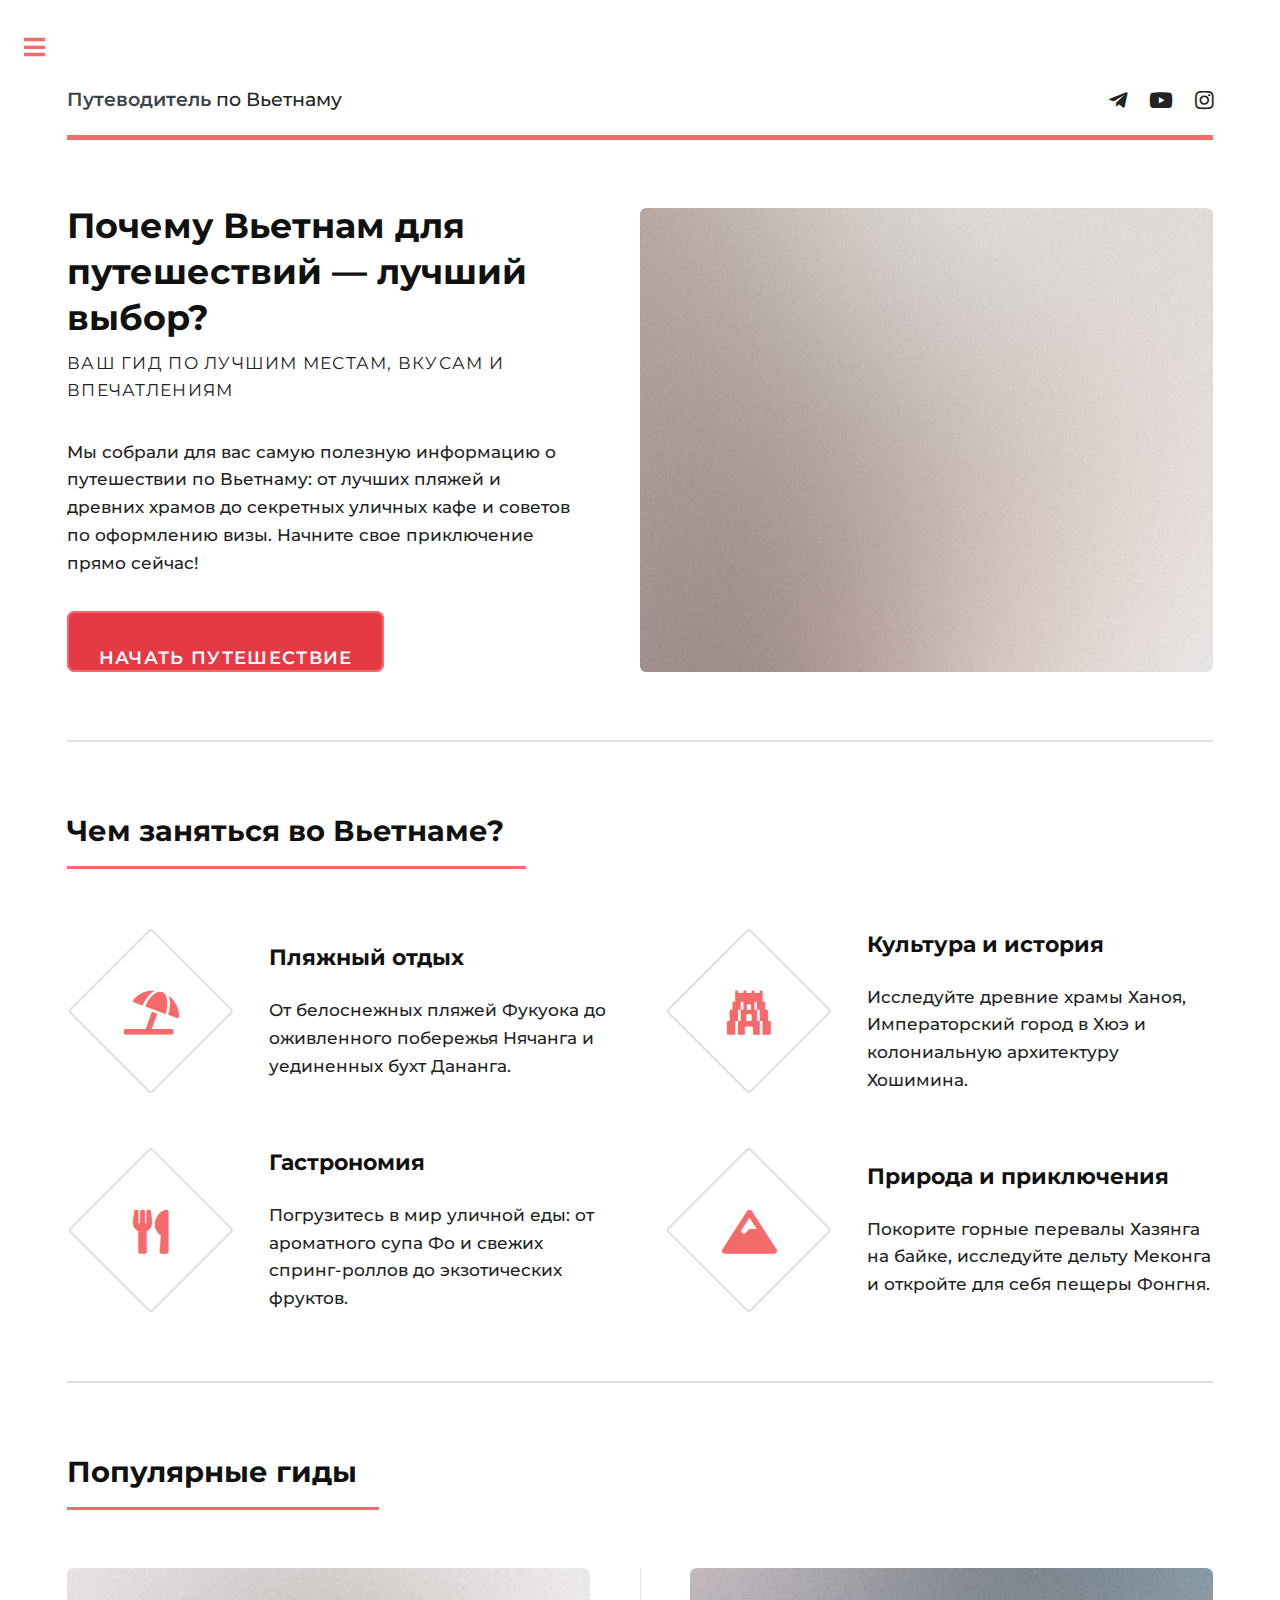
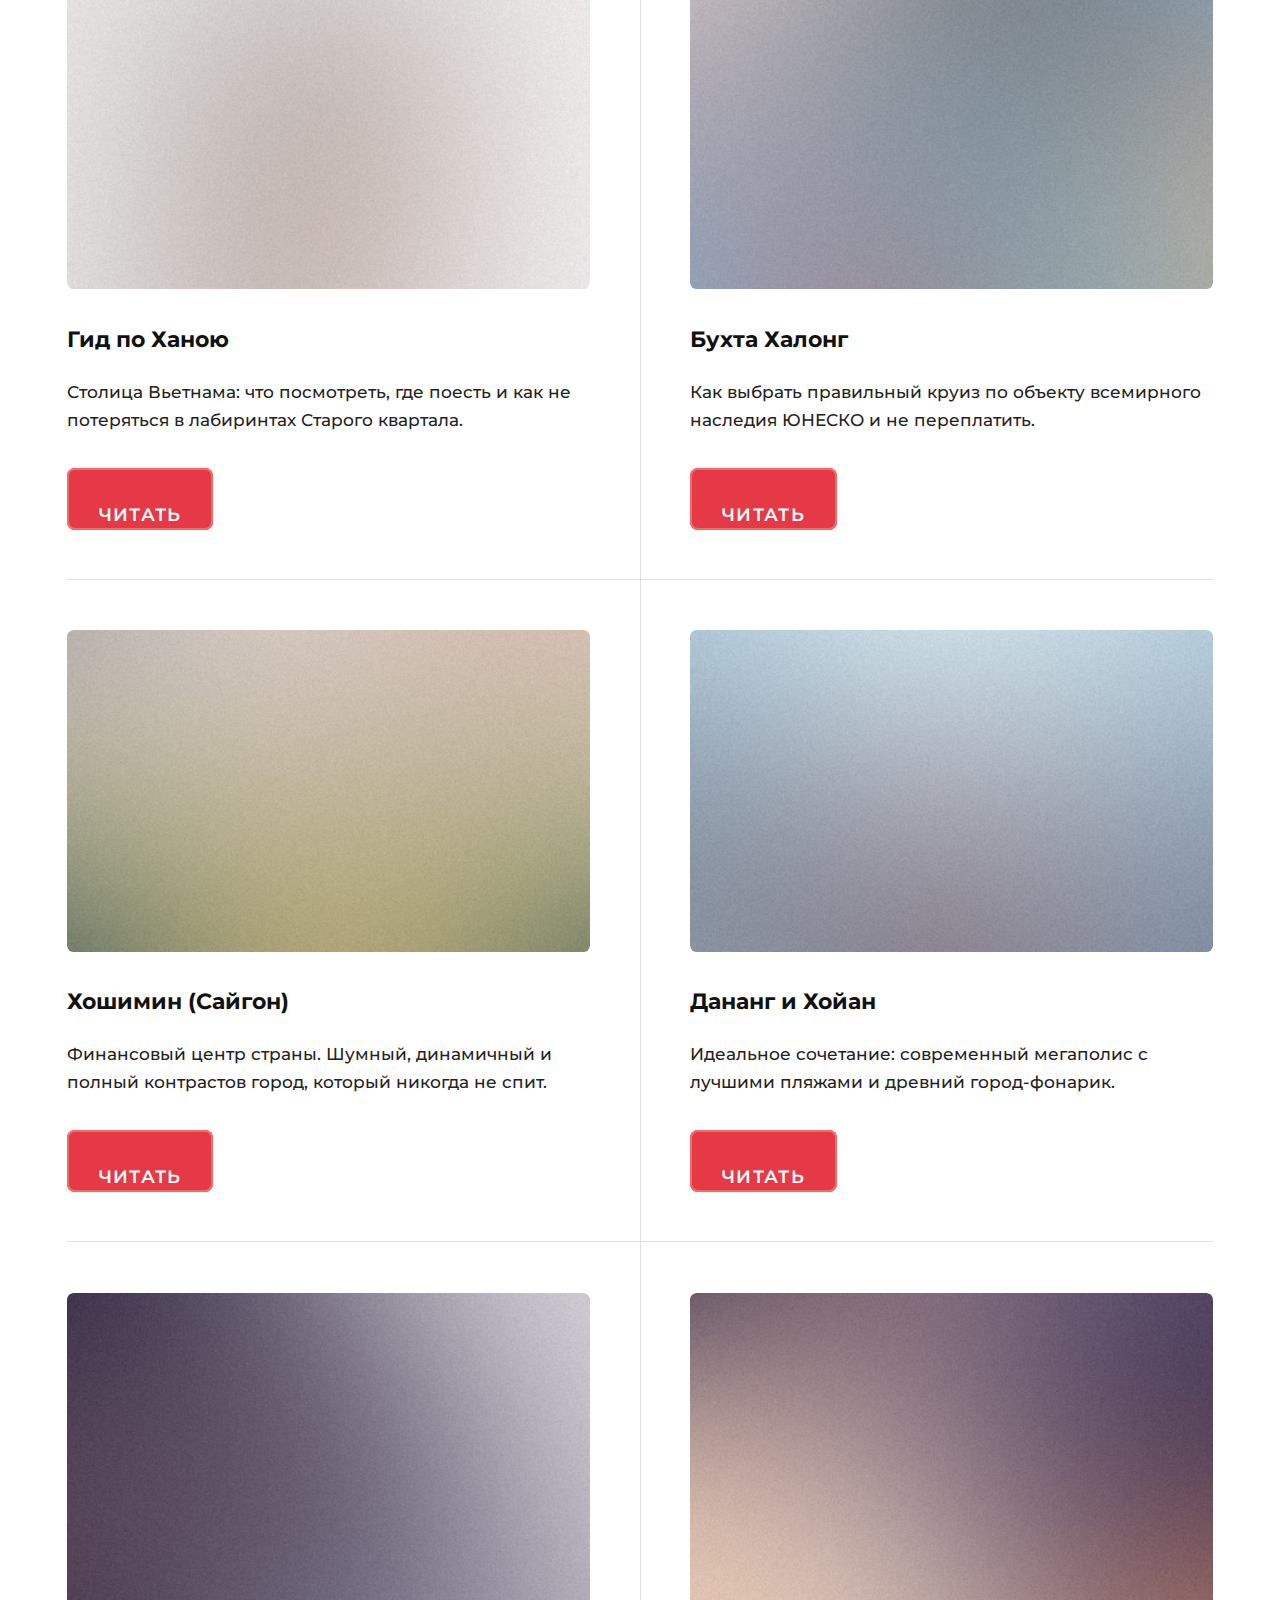
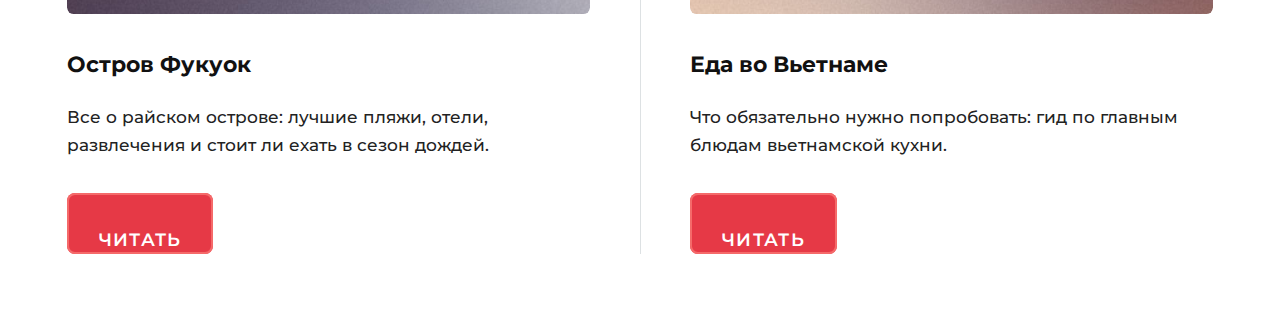
<file: index.html>
<!DOCTYPE HTML>
<!--
	Editorial by HTML5 UP
	html5up.net | @ajlkn
	Free for personal and commercial use under the CCA 3.0 license (html5up.net/license)
-->
<html>
	<head>
		<title>Путеводитель - Все про Вьетнам</title>
		<meta charset="utf-8" />
		<meta name="viewport" content="width=device-width, initial-scale=1, user-scalable=no" />
		<link rel="stylesheet" href="assets/css/style.css" />
		
		<!-- ШРИФТ MONTSERRAT С GOOGLE FONTS -->
		<link rel="preconnect" href="https://fonts.googleapis.com">
		<link rel="preconnect" href="https://fonts.gstatic.com" crossorigin>
		<link href="https://fonts.googleapis.com/css2?family=Montserrat:ital,wght@0,100..900;1,100..900&display=swap" rel="stylesheet">

		<!-- Плавная прокрутка при переходе по якорям -->
		<style>html { scroll-behavior: smooth; }</style>
		
	</head>
	<body class="is-preload">

		<!-- Wrapper -->
			<div id="wrapper">

				<!-- Main -->
					<div id="main">
						<div class="inner">

							<!-- Header -->
								<header id="header">
									<a href="index.html" class="logo"><strong>Путеводитель</strong> по Вьетнаму</a>
									<ul class="icons">
										<li><a href="#" class="icon brands fa-telegram-plane"><span class="label">Telegram</span></a></li>
										<li><a href="#" class="icon brands fa-youtube"><span class="label">YouTube</span></a></li>
										<li><a href="#" class="icon brands fa-instagram"><span class="label">Instagram</span></a></li>
									</ul>
								</header>

							<!-- Banner -->
								<section id="banner">
									<div class="content">
										<header>
											<h1>Почему Вьетнам для путешествий — лучший выбор?</h1>
											<p>Ваш гид по лучшим местам, вкусам и впечатлениям</p>
										</header>
										<p>Мы собрали для вас самую полезную информацию о путешествии по Вьетнаму: от лучших пляжей и древних храмов до секретных уличных кафе и советов по оформлению визы. Начните свое приключение прямо сейчас!</p>
										<ul class="actions">
											<li><a href="#start" class="button big">Начать путешествие</a></li>
										</ul>
									</div>
									<span class="image object">
										<img src="images/pic10.jpg" alt="Красивый пейзаж Вьетнама" />
									</span>
								</section>

							<!-- Section: Категории -->
								<section id="start">
									<header class="major">
										<h2>Чем заняться во Вьетнаме?</h2>
									</header>
									<div class="features">
										<article>
											<span class="icon solid fa-umbrella-beach"></span>
											<div class="content">
												<h3>Пляжный отдых</h3>
												<p>От белоснежных пляжей Фукуока до оживленного побережья Нячанга и уединенных бухт Дананга.</p>
											</div>
										</article>
										<article>
											<span class="icon solid fa-gopuram"></span>
											<div class="content">
												<h3>Культура и история</h3>
												<p>Исследуйте древние храмы Ханоя, Императорский город в Хюэ и колониальную архитектуру Хошимина.</p>
											</div>
										</article>
										<article>
											<span class="icon solid fa-utensils"></span>
											<div class="content">
												<h3>Гастрономия</h3>
												<p>Погрузитесь в мир уличной еды: от ароматного супа Фо и свежих спринг-роллов до экзотических фруктов.</p>
											</div>
										</article>
										<article>
											<span class="icon solid fa-mountain"></span>
											<div class="content">
												<h3>Природа и приключения</h3>
												<p>Покорите горные перевалы Хазянга на байке, исследуйте дельту Меконга и откройте для себя пещеры Фонгня.</p>
											</div>
										</article>
									</div>
								</section>

							<!-- Section: Популярные гиды -->
								<section>
									<header class="major">
										<h2>Популярные гиды</h2>
									</header>
									<div class="posts">
										<article>
											<a href="hanoi.html" class="image"><img src="images/pic01.jpg" alt="Ханой" /></a>
											<h3>Гид по Ханою</h3>
											<p>Столица Вьетнама: что посмотреть, где поесть и как не потеряться в лабиринтах Старого квартала.</p>
											<ul class="actions">
												<li><a href="hanoi.html" class="button">Читать</a></li>
											</ul>
										</article>
										<article>
											<a href="#" class="image"><img src="images/pic02.jpg" alt="Бухта Халонг" /></a>
											<h3>Бухта Халонг</h3>
											<p>Как выбрать правильный круиз по объекту всемирного наследия ЮНЕСКО и не переплатить.</p>
											<ul class="actions">
												<li><a href="#" class="button">Читать</a></li>
											</ul>
										</article>
										<article>
											<a href="#" class="image"><img src="images/pic03.jpg" alt="Хошимин" /></a>
											<h3>Хошимин (Сайгон)</h3>
											<p>Финансовый центр страны. Шумный, динамичный и полный контрастов город, который никогда не спит.</p>
											<ul class="actions">
												<li><a href="#" class="button">Читать</a></li>
											</ul>
										</article>
										<article>
											<a href="#" class="image"><img src="images/pic04.jpg" alt="Дананг" /></a>
											<h3>Дананг и Хойан</h3>
											<p>Идеальное сочетание: современный мегаполис с лучшими пляжами и древний город-фонарик.</p>
											<ul class="actions">
												<li><a href="#" class="button">Читать</a></li>
											</ul>
										</article>
										<article>
											<a href="#" class="image"><img src="images/pic05.jpg" alt="Фукуок" /></a>
											<h3>Остров Фукуок</h3>
											<p>Все о райском острове: лучшие пляжи, отели, развлечения и стоит ли ехать в сезон дождей.</p>
											<ul class="actions">
												<li><a href="#" class="button">Читать</a></li>
											</ul>
										</article>
										<article>
											<a href="#" class="image"><img src="images/pic06.jpg" alt="Вьетнамская еда" /></a>
											<h3>Еда во Вьетнаме</h3>
											<p>Что обязательно нужно попробовать: гид по главным блюдам вьетнамской кухни.</p>
											<ul class="actions">
												<li><a href="#" class="button">Читать</a></li>
											</ul>
										</article>
									</div>
								</section>

						</div>
					</div>
	 				<!-- Sidebar -->
					<div id="sidebar">
						<div class="inner">

							<!-- Search -->
								<section id="search" class="alt">
									<form method="post" action="#">
										<input type="text" name="query" id="query" placeholder="Поиск по сайту..." />
									</form>
								</section>

							<!-- Menu -->
								<nav id="menu">
									<header class="major">
										<h2>Меню</h2>
									</header>
									<ul>
										<li><a href="index.html">Главная</a></li>
										<li><a href="generic.html">О проекте</a></li>
										<li>
											<span class="opener">Города и регионы</span>
											<ul>
												<li><a href="#">Ханой (Север)</a></li>
												<li><a href="#">Дананг (Центр)</a></li>
												<li><a href="#">Хошимин (Юг)</a></li>
												<li><a href="#">Фукуок (Острова)</a></li>
											</ul>
										</li>
										<li><a href="#">Визы и деньги</a></li>
										<li><a href="#">Транспорт</a></li>
										<li><a href="#">Полезные советы</a></li>
									</ul>
								</nav>

							<!-- Section -->
								<section>
									<header class="major">
										<h2>О проекте</h2>
									</header>
									<div class="mini-posts">
										<article>
											<a href="#" class="image"><img src="images/pic07.jpg" alt="" /></a>
											<p>Этот сайт создан путешественниками для путешественников, чтобы поделиться любовью к Вьетнаму.</p>
										</article>
									</div>
								</section>

							<!-- Section -->
								<section>
									<header class="major">
										<h2>Свяжитесь с нами</h2>
									</header>
									<p>Если у вас есть вопросы или предложения, напишите нам. Мы всегда рады обратной связи!</p>
									<ul class="contact">
										<li class="icon solid fa-envelope"><a href="#">vietnam.guide@email.com</a></li>
										<li class="icon brands fa-telegram-plane"><a href="#">Наш канал в Telegram</a></li>
									</ul>
								</section>

							<!-- Footer -->
								<footer id="footer">
									<p class="copyright">&copy; Все про Вьетнам. Все права защищены. Дизайн: <a href="https://html5up.net">HTML5 UP</a>.</p>
								</footer>

						</div>
					</div>

			</div>

		<!-- Scripts -->
			<script src="assets/js/jquery.min.js"></script>
			<script src="assets/js/browser.min.js"></script>
			<script src="assets/js/breakpoints.min.js"></script>
			<script src="assets/js/util.js"></script>
			<script src="assets/js/main.js"></script>

	</body>
</html>
</file>
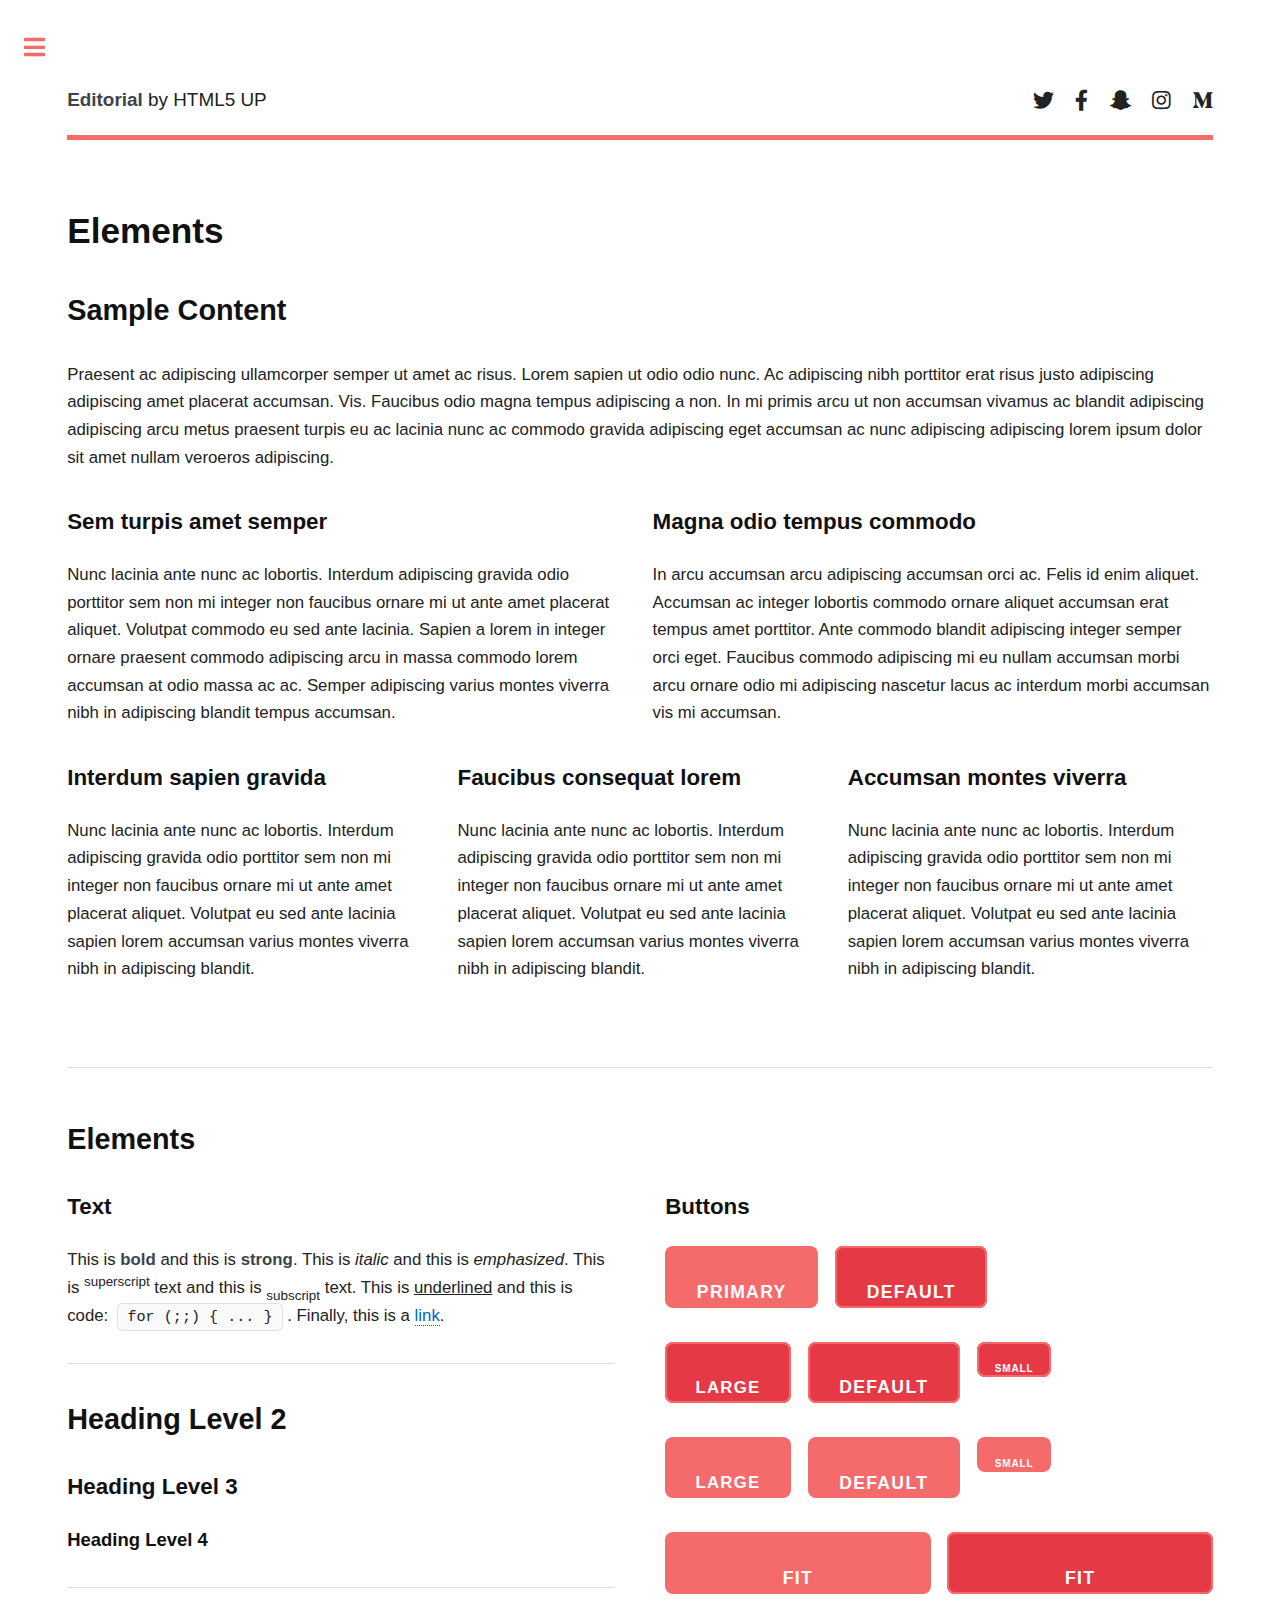
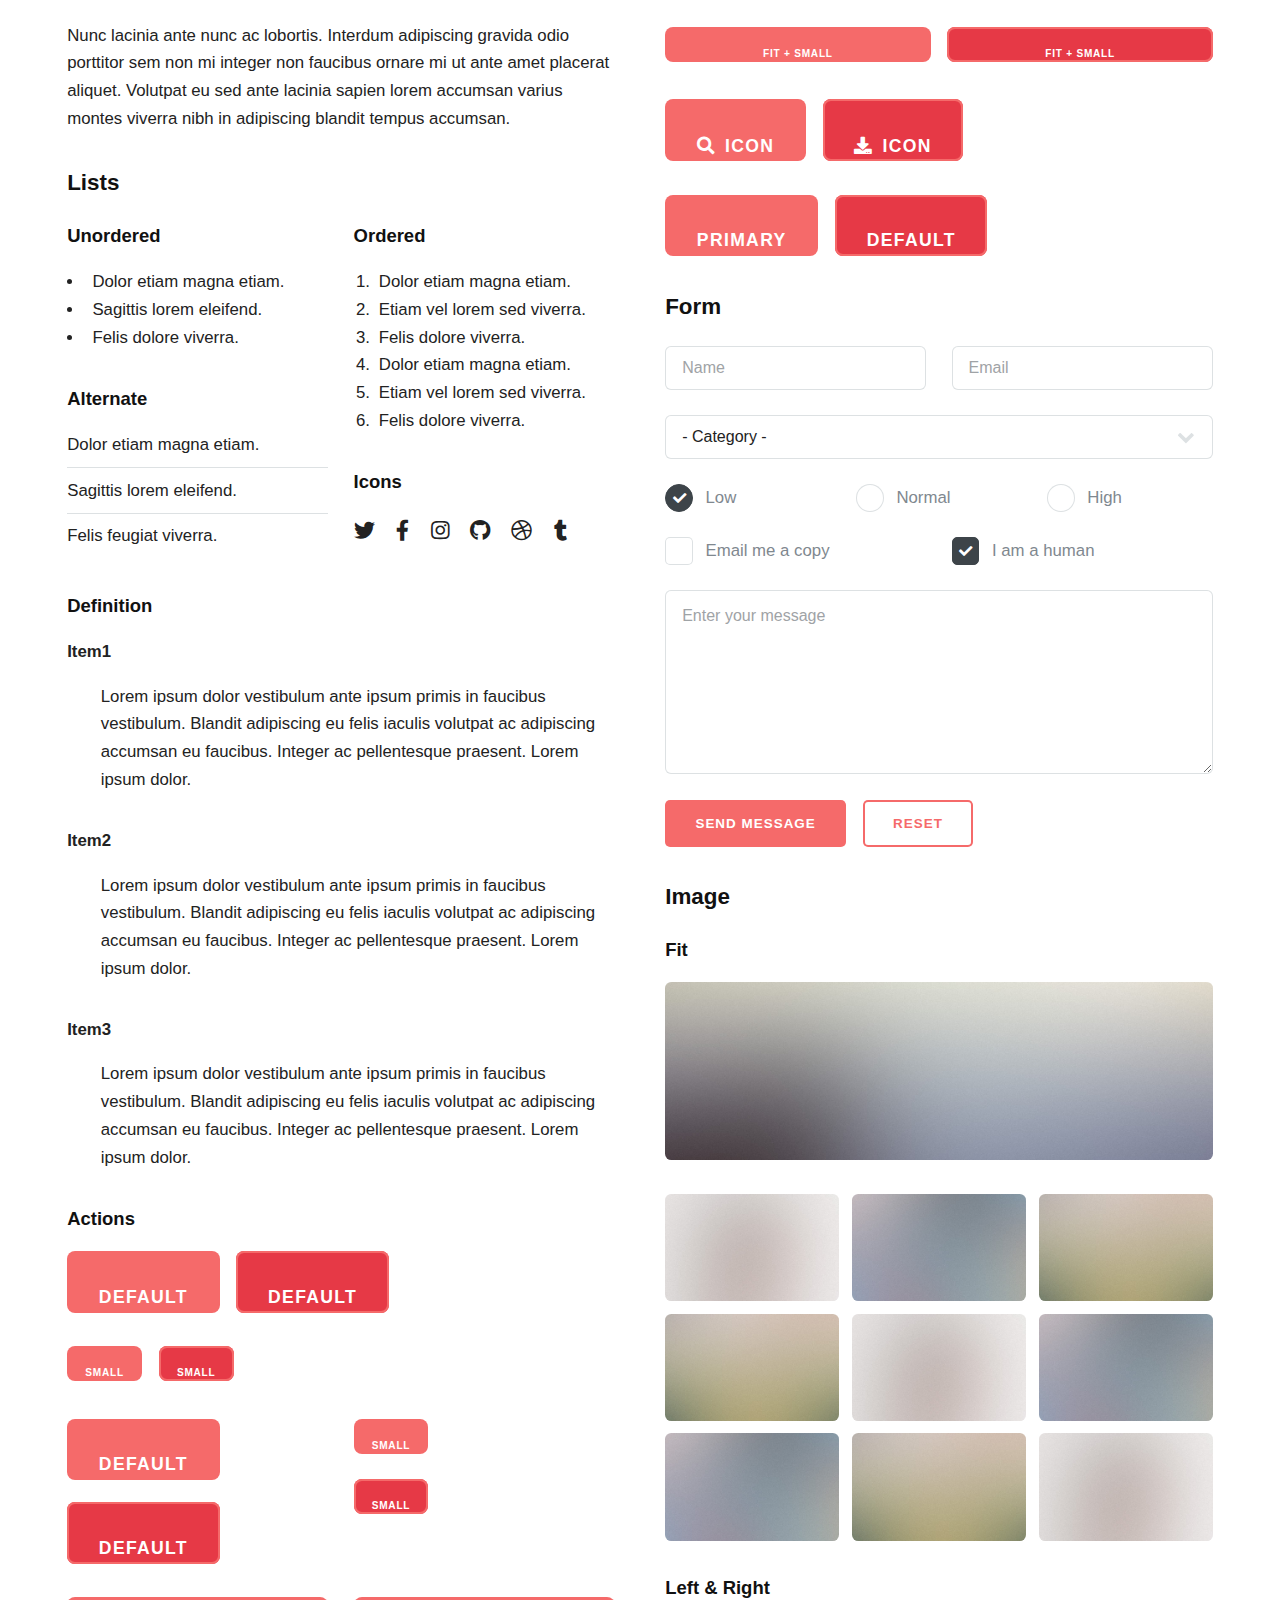
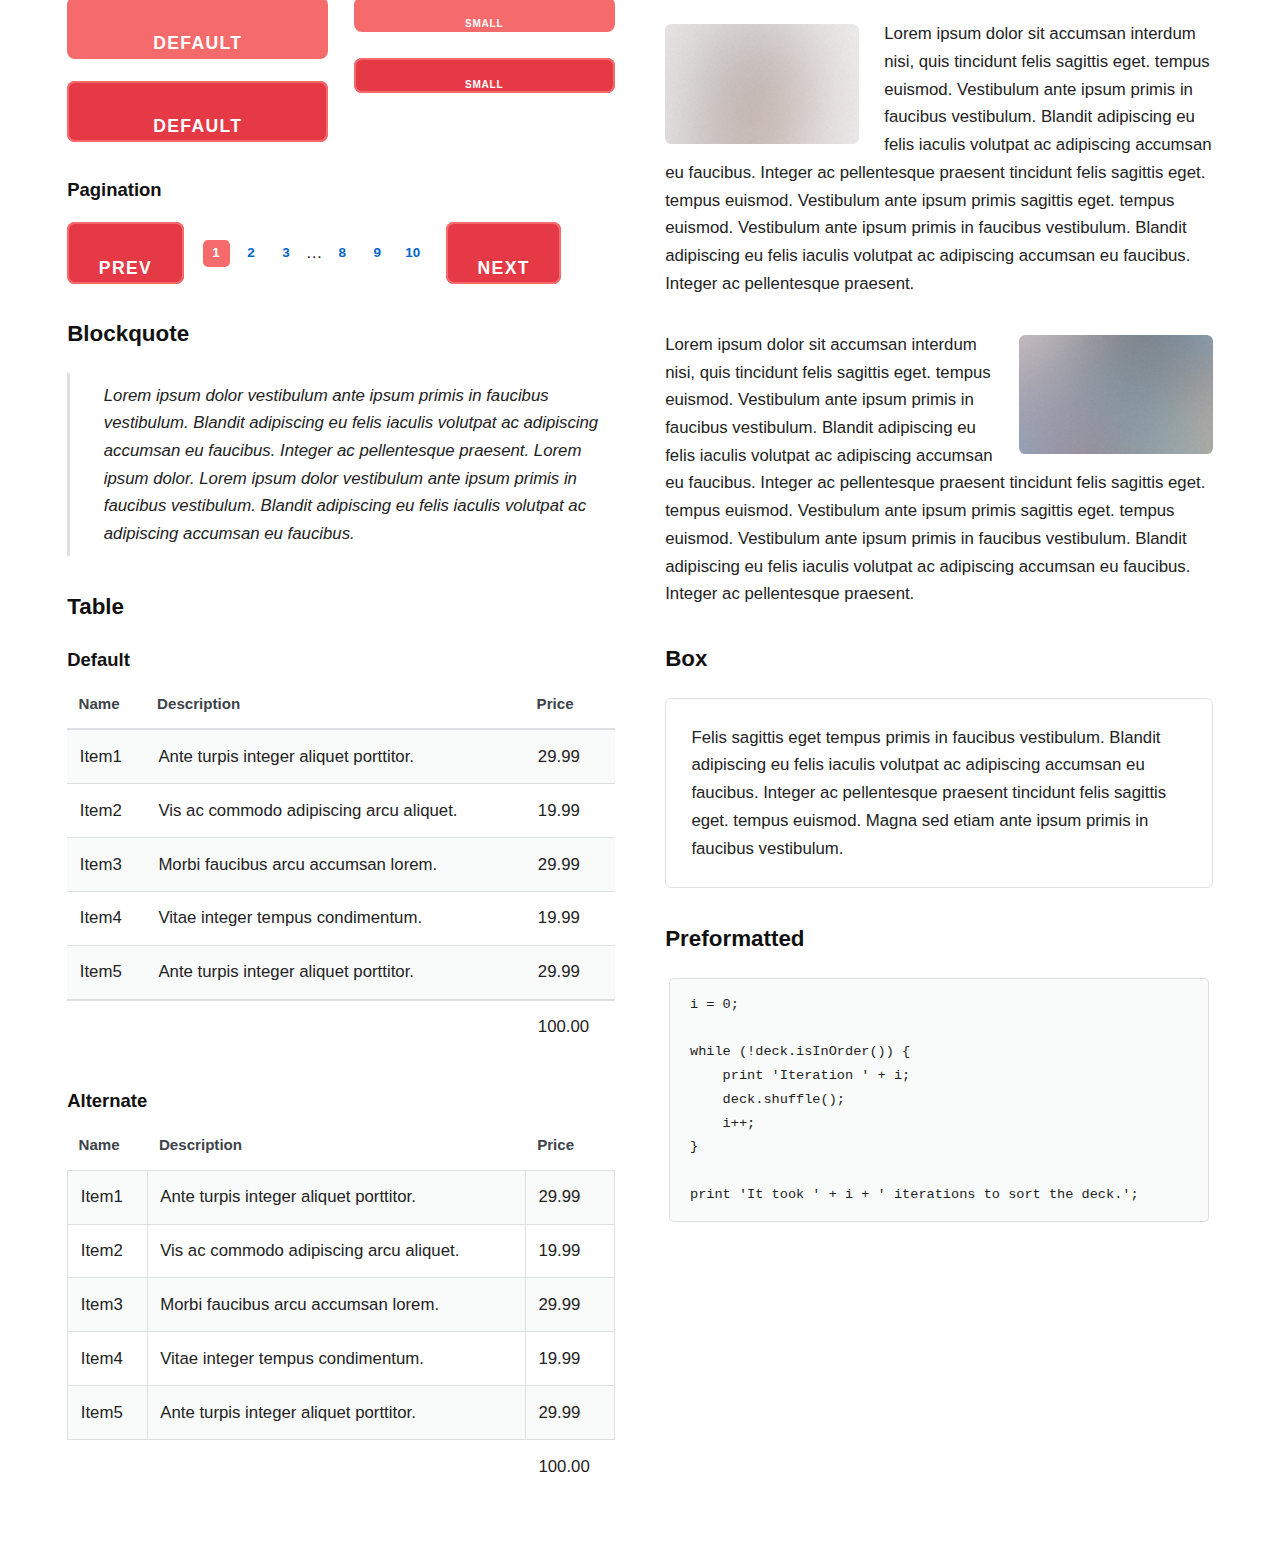
<file: elements.html>
<!DOCTYPE HTML>
<!--
	Editorial by HTML5 UP
	html5up.net | @ajlkn
	Free for personal and commercial use under the CCA 3.0 license (html5up.net/license)
-->
<html>
	<head>
		<title>Elements - Editorial by HTML5 UP</title>
		<meta charset="utf-8" />
		<meta name="viewport" content="width=device-width, initial-scale=1, user-scalable=no" />
		<link rel="stylesheet" href="assets/css/style.css" />
	</head>
	<body class="is-preload">

		<!-- Wrapper -->
			<div id="wrapper">

				<!-- Main -->
					<div id="main">
						<div class="inner">

							<!-- Header -->
								<header id="header">
									<a href="index.html" class="logo"><strong>Editorial</strong> by HTML5 UP</a>
									<ul class="icons">
										<li><a href="#" class="icon brands fa-twitter"><span class="label">Twitter</span></a></li>
										<li><a href="#" class="icon brands fa-facebook-f"><span class="label">Facebook</span></a></li>
										<li><a href="#" class="icon brands fa-snapchat-ghost"><span class="label">Snapchat</span></a></li>
										<li><a href="#" class="icon brands fa-instagram"><span class="label">Instagram</span></a></li>
										<li><a href="#" class="icon brands fa-medium-m"><span class="label">Medium</span></a></li>
									</ul>
								</header>

							<!-- Content -->
								<section>
									<header class="main">
										<h1>Elements</h1>
									</header>

									<!-- Content -->
										<h2 id="content">Sample Content</h2>
										<p>Praesent ac adipiscing ullamcorper semper ut amet ac risus. Lorem sapien ut odio odio nunc. Ac adipiscing nibh porttitor erat risus justo adipiscing adipiscing amet placerat accumsan. Vis. Faucibus odio magna tempus adipiscing a non. In mi primis arcu ut non accumsan vivamus ac blandit adipiscing adipiscing arcu metus praesent turpis eu ac lacinia nunc ac commodo gravida adipiscing eget accumsan ac nunc adipiscing adipiscing lorem ipsum dolor sit amet nullam veroeros adipiscing.</p>
										<div class="row">
											<div class="col-6 col-12-small">
												<h3>Sem turpis amet semper</h3>
												<p>Nunc lacinia ante nunc ac lobortis. Interdum adipiscing gravida odio porttitor sem non mi integer non faucibus ornare mi ut ante amet placerat aliquet. Volutpat commodo eu sed ante lacinia. Sapien a lorem in integer ornare praesent commodo adipiscing arcu in massa commodo lorem accumsan at odio massa ac ac. Semper adipiscing varius montes viverra nibh in adipiscing blandit tempus accumsan.</p>
											</div>
											<div class="col-6 col-12-small">
												<h3>Magna odio tempus commodo</h3>
												<p>In arcu accumsan arcu adipiscing accumsan orci ac. Felis id enim aliquet. Accumsan ac integer lobortis commodo ornare aliquet accumsan erat tempus amet porttitor. Ante commodo blandit adipiscing integer semper orci eget. Faucibus commodo adipiscing mi eu nullam accumsan morbi arcu ornare odio mi adipiscing nascetur lacus ac interdum morbi accumsan vis mi accumsan.</p>
											</div>
											<!-- Break -->
											<div class="col-4 col-12-medium">
												<h3>Interdum sapien gravida</h3>
												<p>Nunc lacinia ante nunc ac lobortis. Interdum adipiscing gravida odio porttitor sem non mi integer non faucibus ornare mi ut ante amet placerat aliquet. Volutpat eu sed ante lacinia sapien lorem accumsan varius montes viverra nibh in adipiscing blandit.</p>
											</div>
											<div class="col-4 col-12-medium">
												<h3>Faucibus consequat lorem</h3>
												<p>Nunc lacinia ante nunc ac lobortis. Interdum adipiscing gravida odio porttitor sem non mi integer non faucibus ornare mi ut ante amet placerat aliquet. Volutpat eu sed ante lacinia sapien lorem accumsan varius montes viverra nibh in adipiscing blandit.</p>
											</div>
											<div class="col-4 col-12-medium">
												<h3>Accumsan montes viverra</h3>
												<p>Nunc lacinia ante nunc ac lobortis. Interdum adipiscing gravida odio porttitor sem non mi integer non faucibus ornare mi ut ante amet placerat aliquet. Volutpat eu sed ante lacinia sapien lorem accumsan varius montes viverra nibh in adipiscing blandit.</p>
											</div>
										</div>

									<hr class="major" />

									<!-- Elements -->
										<h2 id="elements">Elements</h2>
										<div class="row gtr-200">
											<div class="col-6 col-12-medium">

												<!-- Text stuff -->
													<h3>Text</h3>
													<p>This is <b>bold</b> and this is <strong>strong</strong>. This is <i>italic</i> and this is <em>emphasized</em>.
													This is <sup>superscript</sup> text and this is <sub>subscript</sub> text.
													This is <u>underlined</u> and this is code: <code>for (;;) { ... }</code>.
													Finally, this is a <a href="#">link</a>.</p>
													<hr />
													<h2>Heading Level 2</h2>
													<h3>Heading Level 3</h3>
													<h4>Heading Level 4</h4>
													<hr />
													<p>Nunc lacinia ante nunc ac lobortis. Interdum adipiscing gravida odio porttitor sem non mi integer non faucibus ornare mi ut ante amet placerat aliquet. Volutpat eu sed ante lacinia sapien lorem accumsan varius montes viverra nibh in adipiscing blandit tempus accumsan.</p>

												<!-- Lists -->
													<h3>Lists</h3>
													<div class="row">
														<div class="col-6 col-12-small">

															<h4>Unordered</h4>
															<ul>
																<li>Dolor etiam magna etiam.</li>
																<li>Sagittis lorem eleifend.</li>
																<li>Felis dolore viverra.</li>
															</ul>

															<h4>Alternate</h4>
															<ul class="alt">
																<li>Dolor etiam magna etiam.</li>
																<li>Sagittis lorem eleifend.</li>
																<li>Felis feugiat viverra.</li>
															</ul>

														</div>
														<div class="col-6 col-12-small">

															<h4>Ordered</h4>
															<ol>
																<li>Dolor etiam magna etiam.</li>
																<li>Etiam vel lorem sed viverra.</li>
																<li>Felis dolore viverra.</li>
																<li>Dolor etiam magna etiam.</li>
																<li>Etiam vel lorem sed viverra.</li>
																<li>Felis dolore viverra.</li>
															</ol>

															<h4>Icons</h4>
															<ul class="icons">
																<li><a href="#" class="icon brands fa-twitter"><span class="label">Twitter</span></a></li>
																<li><a href="#" class="icon brands fa-facebook-f"><span class="label">Facebook</span></a></li>
																<li><a href="#" class="icon brands fa-instagram"><span class="label">Instagram</span></a></li>
																<li><a href="#" class="icon brands fa-github"><span class="label">Github</span></a></li>
																<li><a href="#" class="icon brands fa-dribbble"><span class="label">Dribbble</span></a></li>
																<li><a href="#" class="icon brands fa-tumblr"><span class="label">Tumblr</span></a></li>
															</ul>

														</div>
													</div>
													<h4>Definition</h4>
													<dl>
														<dt>Item1</dt>
														<dd>
															<p>Lorem ipsum dolor vestibulum ante ipsum primis in faucibus vestibulum. Blandit adipiscing eu felis iaculis volutpat ac adipiscing accumsan eu faucibus. Integer ac pellentesque praesent. Lorem ipsum dolor.</p>
														</dd>
														<dt>Item2</dt>
														<dd>
															<p>Lorem ipsum dolor vestibulum ante ipsum primis in faucibus vestibulum. Blandit adipiscing eu felis iaculis volutpat ac adipiscing accumsan eu faucibus. Integer ac pellentesque praesent. Lorem ipsum dolor.</p>
														</dd>
														<dt>Item3</dt>
														<dd>
															<p>Lorem ipsum dolor vestibulum ante ipsum primis in faucibus vestibulum. Blandit adipiscing eu felis iaculis volutpat ac adipiscing accumsan eu faucibus. Integer ac pellentesque praesent. Lorem ipsum dolor.</p>
														</dd>
													</dl>

													<h4>Actions</h4>
													<ul class="actions">
														<li><a href="#" class="button primary">Default</a></li>
														<li><a href="#" class="button">Default</a></li>
													</ul>
													<ul class="actions small">
														<li><a href="#" class="button primary small">Small</a></li>
														<li><a href="#" class="button small">Small</a></li>
													</ul>
													<div class="row">
														<div class="col-6 col-12-small">
															<ul class="actions stacked">
																<li><a href="#" class="button primary">Default</a></li>
																<li><a href="#" class="button">Default</a></li>
															</ul>
														</div>
														<div class="col-6 col-12-small">
															<ul class="actions stacked">
																<li><a href="#" class="button primary small">Small</a></li>
																<li><a href="#" class="button small">Small</a></li>
															</ul>
														</div>
														<div class="col-6 col-12-small">
															<ul class="actions stacked">
																<li><a href="#" class="button primary fit">Default</a></li>
																<li><a href="#" class="button fit">Default</a></li>
															</ul>
														</div>
														<div class="col-6 col-12-small">
															<ul class="actions stacked">
																<li><a href="#" class="button primary small fit">Small</a></li>
																<li><a href="#" class="button small fit">Small</a></li>
															</ul>
														</div>
													</div>

													<h4>Pagination</h4>
													<ul class="pagination">
														<li><span class="button disabled">Prev</span></li>
														<li><a href="#" class="page active">1</a></li>
														<li><a href="#" class="page">2</a></li>
														<li><a href="#" class="page">3</a></li>
														<li><span>&hellip;</span></li>
														<li><a href="#" class="page">8</a></li>
														<li><a href="#" class="page">9</a></li>
														<li><a href="#" class="page">10</a></li>
														<li><a href="#" class="button">Next</a></li>
													</ul>

												<!-- Blockquote -->
													<h3>Blockquote</h3>
													<blockquote>Lorem ipsum dolor vestibulum ante ipsum primis in faucibus vestibulum. Blandit adipiscing eu felis iaculis volutpat ac adipiscing accumsan eu faucibus. Integer ac pellentesque praesent. Lorem ipsum dolor. Lorem ipsum dolor vestibulum ante ipsum primis in faucibus vestibulum. Blandit adipiscing eu felis iaculis volutpat ac adipiscing accumsan eu faucibus.</blockquote>

												<!-- Table -->
													<h3>Table</h3>

													<h4>Default</h4>
													<div class="table-wrapper">
														<table>
															<thead>
																<tr>
																	<th>Name</th>
																	<th>Description</th>
																	<th>Price</th>
																</tr>
															</thead>
															<tbody>
																<tr>
																	<td>Item1</td>
																	<td>Ante turpis integer aliquet porttitor.</td>
																	<td>29.99</td>
																</tr>
																<tr>
																	<td>Item2</td>
																	<td>Vis ac commodo adipiscing arcu aliquet.</td>
																	<td>19.99</td>
																</tr>
																<tr>
																	<td>Item3</td>
																	<td> Morbi faucibus arcu accumsan lorem.</td>
																	<td>29.99</td>
																</tr>
																<tr>
																	<td>Item4</td>
																	<td>Vitae integer tempus condimentum.</td>
																	<td>19.99</td>
																</tr>
																<tr>
																	<td>Item5</td>
																	<td>Ante turpis integer aliquet porttitor.</td>
																	<td>29.99</td>
																</tr>
															</tbody>
															<tfoot>
																<tr>
																	<td colspan="2"></td>
																	<td>100.00</td>
																</tr>
															</tfoot>
														</table>
													</div>

													<h4>Alternate</h4>
													<div class="table-wrapper">
														<table class="alt">
															<thead>
																<tr>
																	<th>Name</th>
																	<th>Description</th>
																	<th>Price</th>
																</tr>
															</thead>
															<tbody>
																<tr>
																	<td>Item1</td>
																	<td>Ante turpis integer aliquet porttitor.</td>
																	<td>29.99</td>
																</tr>
																<tr>
																	<td>Item2</td>
																	<td>Vis ac commodo adipiscing arcu aliquet.</td>
																	<td>19.99</td>
																</tr>
																<tr>
																	<td>Item3</td>
																	<td> Morbi faucibus arcu accumsan lorem.</td>
																	<td>29.99</td>
																</tr>
																<tr>
																	<td>Item4</td>
																	<td>Vitae integer tempus condimentum.</td>
																	<td>19.99</td>
																</tr>
																<tr>
																	<td>Item5</td>
																	<td>Ante turpis integer aliquet porttitor.</td>
																	<td>29.99</td>
																</tr>
															</tbody>
															<tfoot>
																<tr>
																	<td colspan="2"></td>
																	<td>100.00</td>
																</tr>
															</tfoot>
														</table>
													</div>

											</div>
											<div class="col-6 col-12-medium">

												<!-- Buttons -->
													<h3>Buttons</h3>
													<ul class="actions">
														<li><a href="#" class="button primary">Primary</a></li>
														<li><a href="#" class="button">Default</a></li>
													</ul>
													<ul class="actions">
														<li><a href="#" class="button large">Large</a></li>
														<li><a href="#" class="button">Default</a></li>
														<li><a href="#" class="button small">Small</a></li>
													</ul>
													<ul class="actions">
														<li><a href="#" class="button primary large">Large</a></li>
														<li><a href="#" class="button primary">Default</a></li>
														<li><a href="#" class="button primary small">Small</a></li>
													</ul>
													<ul class="actions fit">
														<li><a href="#" class="button primary fit">Fit</a></li>
														<li><a href="#" class="button fit">Fit</a></li>
													</ul>
													<ul class="actions fit small">
														<li><a href="#" class="button primary fit small">Fit + Small</a></li>
														<li><a href="#" class="button fit small">Fit + Small</a></li>
													</ul>
													<ul class="actions">
														<li><a href="#" class="button primary icon solid fa-search">Icon</a></li>
														<li><a href="#" class="button icon solid fa-download">Icon</a></li>
													</ul>
													<ul class="actions">
														<li><span class="button primary disabled">Primary</span></li>
														<li><span class="button disabled">Default</span></li>
													</ul>

												<!-- Form -->
													<h3>Form</h3>

													<form method="post" action="#">
														<div class="row gtr-uniform">
															<div class="col-6 col-12-xsmall">
																<input type="text" name="demo-name" id="demo-name" value="" placeholder="Name" />
															</div>
															<div class="col-6 col-12-xsmall">
																<input type="email" name="demo-email" id="demo-email" value="" placeholder="Email" />
															</div>
															<!-- Break -->
															<div class="col-12">
																<select name="demo-category" id="demo-category">
																	<option value="">- Category -</option>
																	<option value="1">Manufacturing</option>
																	<option value="1">Shipping</option>
																	<option value="1">Administration</option>
																	<option value="1">Human Resources</option>
																</select>
															</div>
															<!-- Break -->
															<div class="col-4 col-12-small">
																<input type="radio" id="demo-priority-low" name="demo-priority" checked>
																<label for="demo-priority-low">Low</label>
															</div>
															<div class="col-4 col-12-small">
																<input type="radio" id="demo-priority-normal" name="demo-priority">
																<label for="demo-priority-normal">Normal</label>
															</div>
															<div class="col-4 col-12-small">
																<input type="radio" id="demo-priority-high" name="demo-priority">
																<label for="demo-priority-high">High</label>
															</div>
															<!-- Break -->
															<div class="col-6 col-12-small">
																<input type="checkbox" id="demo-copy" name="demo-copy">
																<label for="demo-copy">Email me a copy</label>
															</div>
															<div class="col-6 col-12-small">
																<input type="checkbox" id="demo-human" name="demo-human" checked>
																<label for="demo-human">I am a human</label>
															</div>
															<!-- Break -->
															<div class="col-12">
																<textarea name="demo-message" id="demo-message" placeholder="Enter your message" rows="6"></textarea>
															</div>
															<!-- Break -->
															<div class="col-12">
																<ul class="actions">
																	<li><input type="submit" value="Send Message" class="primary" /></li>
																	<li><input type="reset" value="Reset" /></li>
																</ul>
															</div>
														</div>
													</form>

												<!-- Image -->
													<h3>Image</h3>

													<h4>Fit</h4>
													<span class="image fit"><img src="images/pic11.jpg" alt="" /></span>
													<div class="box alt">
														<div class="row gtr-50 gtr-uniform">
															<div class="col-4"><span class="image fit"><img src="images/pic01.jpg" alt="" /></span></div>
															<div class="col-4"><span class="image fit"><img src="images/pic02.jpg" alt="" /></span></div>
															<div class="col-4"><span class="image fit"><img src="images/pic03.jpg" alt="" /></span></div>
															<!-- Break -->
															<div class="col-4"><span class="image fit"><img src="images/pic03.jpg" alt="" /></span></div>
															<div class="col-4"><span class="image fit"><img src="images/pic01.jpg" alt="" /></span></div>
															<div class="col-4"><span class="image fit"><img src="images/pic02.jpg" alt="" /></span></div>
															<!-- Break -->
															<div class="col-4"><span class="image fit"><img src="images/pic02.jpg" alt="" /></span></div>
															<div class="col-4"><span class="image fit"><img src="images/pic03.jpg" alt="" /></span></div>
															<div class="col-4"><span class="image fit"><img src="images/pic01.jpg" alt="" /></span></div>
														</div>
													</div>

													<h4>Left &amp; Right</h4>
													<p><span class="image left"><img src="images/pic01.jpg" alt="" /></span>Lorem ipsum dolor sit accumsan interdum nisi, quis tincidunt felis sagittis eget. tempus euismod. Vestibulum ante ipsum primis in faucibus vestibulum. Blandit adipiscing eu felis iaculis volutpat ac adipiscing accumsan eu faucibus. Integer ac pellentesque praesent tincidunt felis sagittis eget. tempus euismod. Vestibulum ante ipsum primis sagittis eget. tempus euismod. Vestibulum ante ipsum primis in faucibus vestibulum. Blandit adipiscing eu felis iaculis volutpat ac adipiscing accumsan eu faucibus. Integer ac pellentesque praesent.</p>
													<p><span class="image right"><img src="images/pic02.jpg" alt="" /></span>Lorem ipsum dolor sit accumsan interdum nisi, quis tincidunt felis sagittis eget. tempus euismod. Vestibulum ante ipsum primis in faucibus vestibulum. Blandit adipiscing eu felis iaculis volutpat ac adipiscing accumsan eu faucibus. Integer ac pellentesque praesent tincidunt felis sagittis eget. tempus euismod. Vestibulum ante ipsum primis sagittis eget. tempus euismod. Vestibulum ante ipsum primis in faucibus vestibulum. Blandit adipiscing eu felis iaculis volutpat ac adipiscing accumsan eu faucibus. Integer ac pellentesque praesent.</p>

												<!-- Box -->
													<h3>Box</h3>
													<div class="box">
														<p>Felis sagittis eget tempus primis in faucibus vestibulum. Blandit adipiscing eu felis iaculis volutpat ac adipiscing accumsan eu faucibus. Integer ac pellentesque praesent tincidunt felis sagittis eget. tempus euismod. Magna sed etiam ante ipsum primis in faucibus vestibulum.</p>
													</div>

												<!-- Preformatted Code -->
													<h3>Preformatted</h3>
													<pre><code>i = 0;

while (!deck.isInOrder()) {
    print 'Iteration ' + i;
    deck.shuffle();
    i++;
}

print 'It took ' + i + ' iterations to sort the deck.';
</code></pre>

											</div>
										</div>

								</section>

						</div>
					</div>

				<!-- Sidebar -->
					<div id="sidebar">
						<div class="inner">

							<!-- Search -->
								<section id="search" class="alt">
									<form method="post" action="#">
										<input type="text" name="query" id="query" placeholder="Search" />
									</form>
								</section>

							<!-- Menu -->
								<nav id="menu">
									<header class="major">
										<h2>Menu</h2>
									</header>
									<ul>
										<li><a href="index.html">Homepage</a></li>
										<li><a href="generic.html">Generic</a></li>
										<li><a href="elements.html">Elements</a></li>
										<li>
											<span class="opener">Submenu</span>
											<ul>
												<li><a href="#">Lorem Dolor</a></li>
												<li><a href="#">Ipsum Adipiscing</a></li>
												<li><a href="#">Tempus Magna</a></li>
												<li><a href="#">Feugiat Veroeros</a></li>
											</ul>
										</li>
										<li><a href="#">Etiam Dolore</a></li>
										<li><a href="#">Adipiscing</a></li>
										<li>
											<span class="opener">Another Submenu</span>
											<ul>
												<li><a href="#">Lorem Dolor</a></li>
												<li><a href="#">Ipsum Adipiscing</a></li>
												<li><a href="#">Tempus Magna</a></li>
												<li><a href="#">Feugiat Veroeros</a></li>
											</ul>
										</li>
										<li><a href="#">Maximus Erat</a></li>
										<li><a href="#">Sapien Mauris</a></li>
										<li><a href="#">Amet Lacinia</a></li>
									</ul>
								</nav>

							<!-- Section -->
								<section>
									<header class="major">
										<h2>Ante interdum</h2>
									</header>
									<div class="mini-posts">
										<article>
											<a href="#" class="image"><img src="images/pic07.jpg" alt="" /></a>
											<p>Aenean ornare velit lacus, ac varius enim lorem ullamcorper dolore aliquam.</p>
										</article>
										<article>
											<a href="#" class="image"><img src="images/pic08.jpg" alt="" /></a>
											<p>Aenean ornare velit lacus, ac varius enim lorem ullamcorper dolore aliquam.</p>
										</article>
										<article>
											<a href="#" class="image"><img src="images/pic09.jpg" alt="" /></a>
											<p>Aenean ornare velit lacus, ac varius enim lorem ullamcorper dolore aliquam.</p>
										</article>
									</div>
									<ul class="actions">
										<li><a href="#" class="button">More</a></li>
									</ul>
								</section>

							<!-- Section -->
								<section>
									<header class="major">
										<h2>Get in touch</h2>
									</header>
									<p>Sed varius enim lorem ullamcorper dolore aliquam aenean ornare velit lacus, ac varius enim lorem ullamcorper dolore. Proin sed aliquam facilisis ante interdum. Sed nulla amet lorem feugiat tempus aliquam.</p>
									<ul class="contact">
										<li class="icon solid fa-envelope"><a href="#">information@untitled.tld</a></li>
										<li class="icon solid fa-phone">(000) 000-0000</li>
										<li class="icon solid fa-home">1234 Somewhere Road #8254<br />
										Nashville, TN 00000-0000</li>
									</ul>
								</section>

							<!-- Footer -->
								<footer id="footer">
									<p class="copyright">&copy; Untitled. All rights reserved. Demo Images: <a href="https://unsplash.com">Unsplash</a>. Design: <a href="https://html5up.net">HTML5 UP</a>.</p>
								</footer>

						</div>
					</div>

			</div>

		<!-- Scripts -->
			<script src="assets/js/jquery.min.js"></script>
			<script src="assets/js/browser.min.js"></script>
			<script src="assets/js/breakpoints.min.js"></script>
			<script src="assets/js/util.js"></script>
			<script src="assets/js/main.js"></script>

	</body>
</html>
</file>
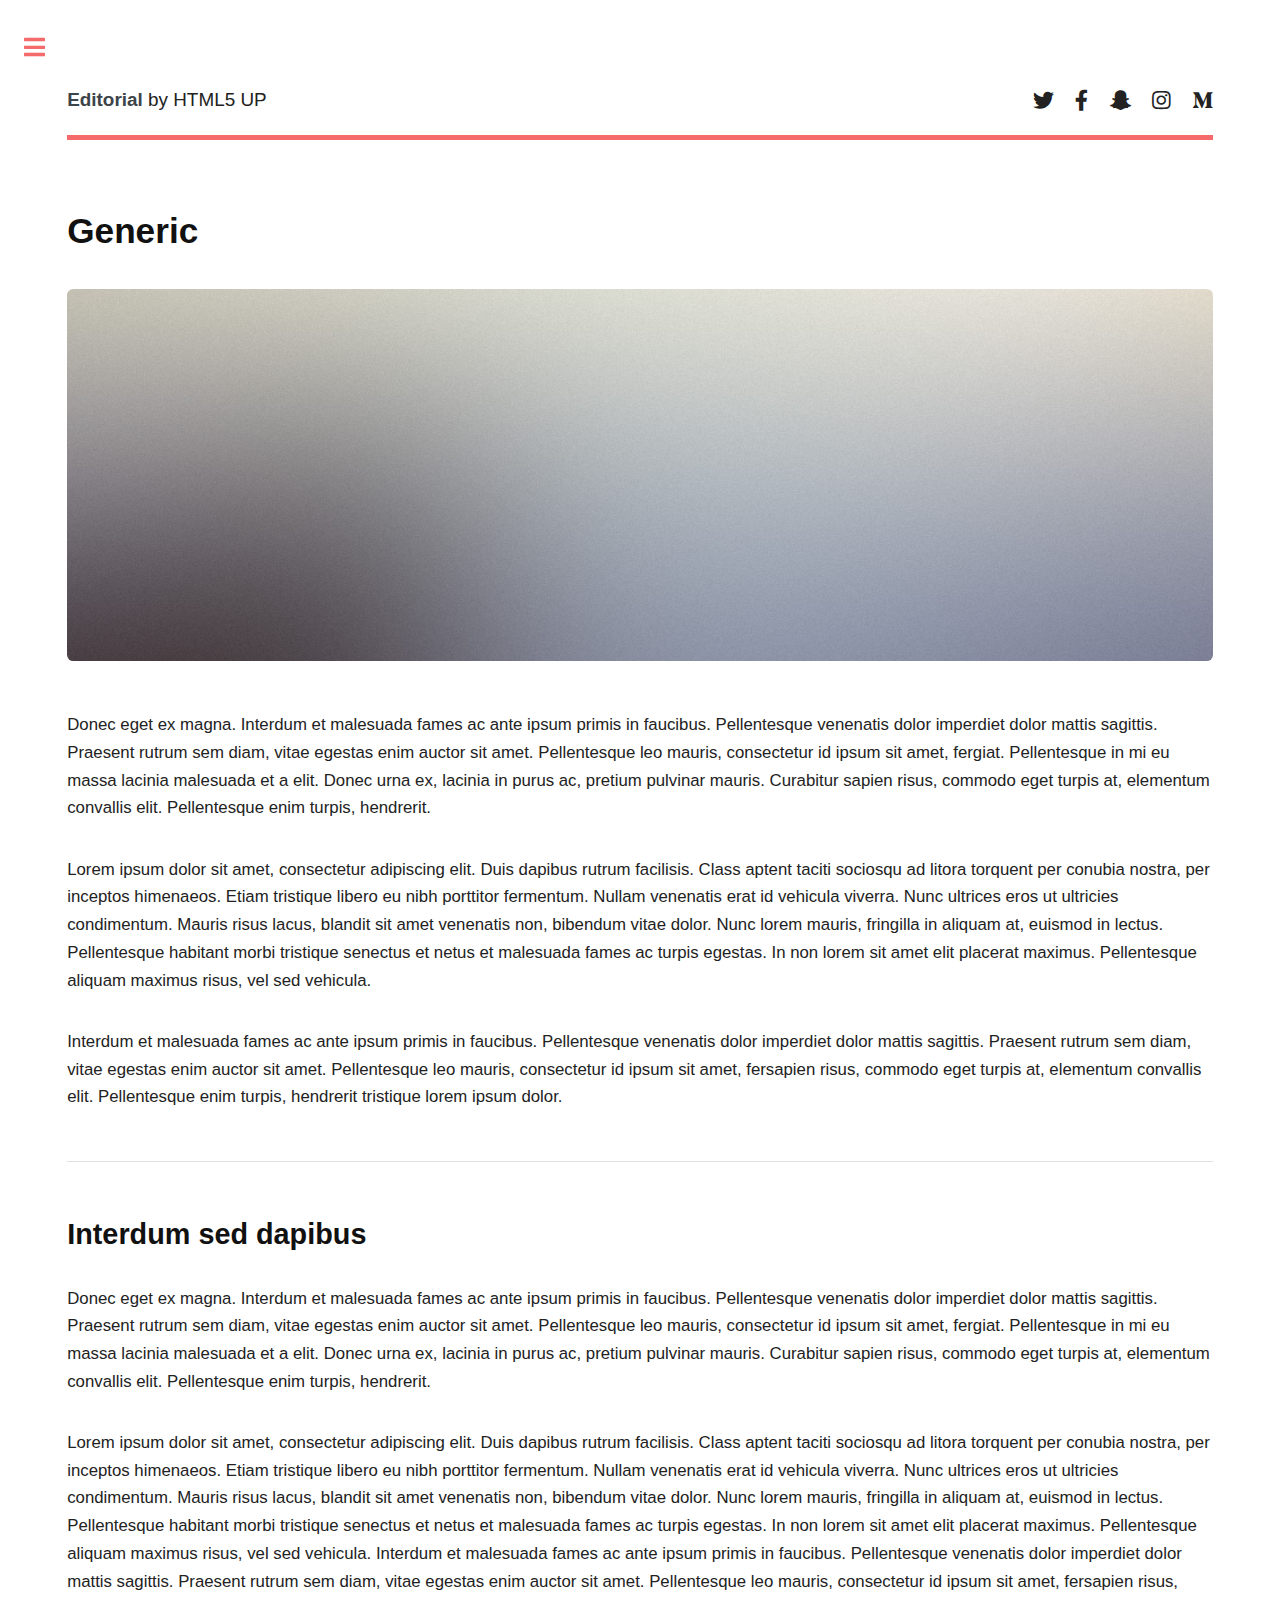
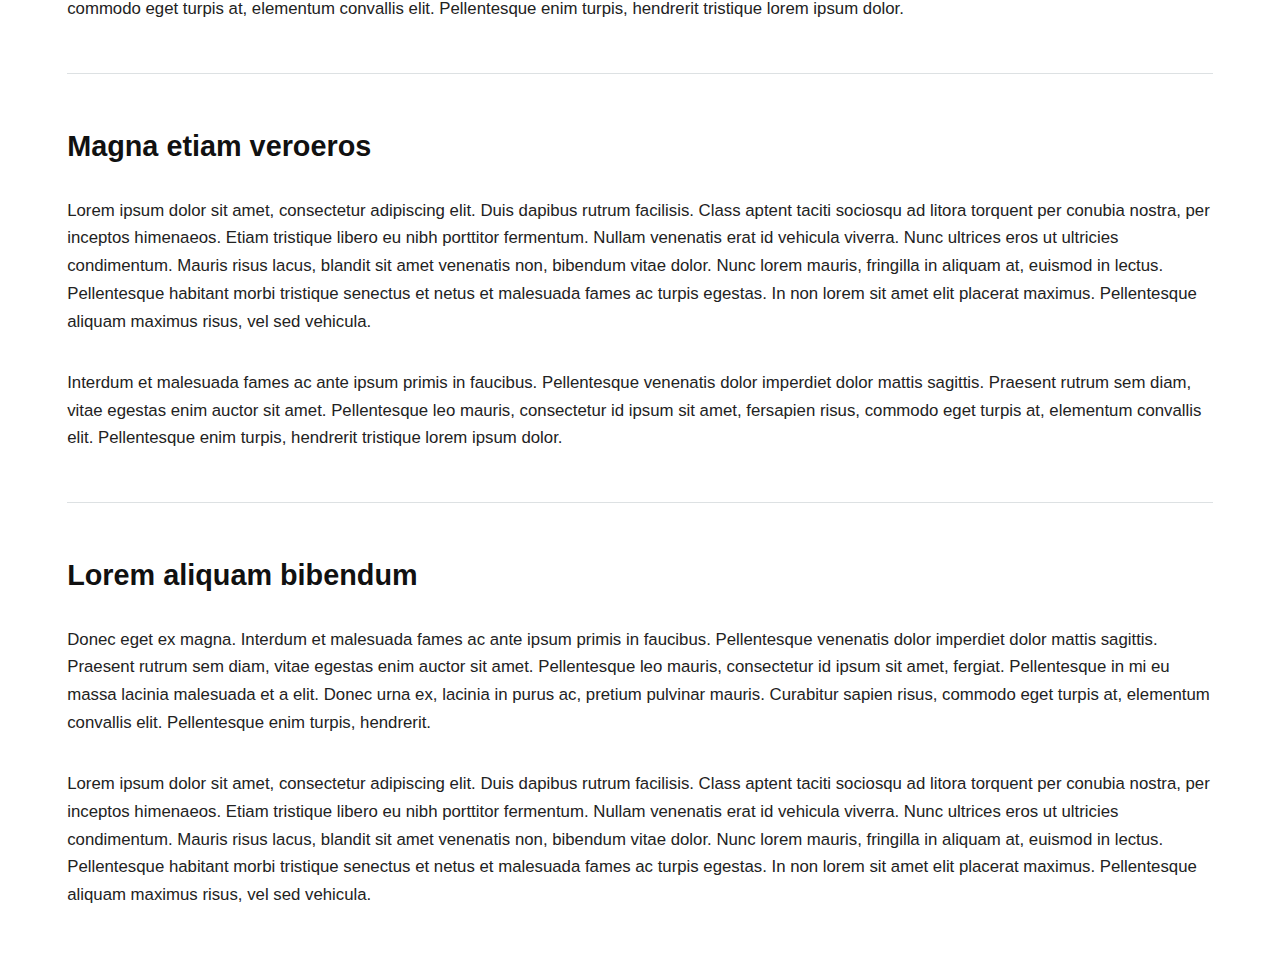
<file: generic.html>
<!DOCTYPE HTML>
<!--
	Editorial by HTML5 UP
	html5up.net | @ajlkn
	Free for personal and commercial use under the CCA 3.0 license (html5up.net/license)
-->
<html>
	<head>
		<title>Generic - Editorial by HTML5 UP</title>
		<meta charset="utf-8" />
		<meta name="viewport" content="width=device-width, initial-scale=1, user-scalable=no" />
		<link rel="stylesheet" href="assets/css/style.css" />
	</head>
	<body class="is-preload">

		<!-- Wrapper -->
			<div id="wrapper">

				<!-- Main -->
					<div id="main">
						<div class="inner">

							<!-- Header -->
								<header id="header">
									<a href="index.html" class="logo"><strong>Editorial</strong> by HTML5 UP</a>
									<ul class="icons">
										<li><a href="#" class="icon brands fa-twitter"><span class="label">Twitter</span></a></li>
										<li><a href="#" class="icon brands fa-facebook-f"><span class="label">Facebook</span></a></li>
										<li><a href="#" class="icon brands fa-snapchat-ghost"><span class="label">Snapchat</span></a></li>
										<li><a href="#" class="icon brands fa-instagram"><span class="label">Instagram</span></a></li>
										<li><a href="#" class="icon brands fa-medium-m"><span class="label">Medium</span></a></li>
									</ul>
								</header>

							<!-- Content -->
								<section>
									<header class="main">
										<h1>Generic</h1>
									</header>

									<span class="image main"><img src="images/pic11.jpg" alt="" /></span>

									<p>Donec eget ex magna. Interdum et malesuada fames ac ante ipsum primis in faucibus. Pellentesque venenatis dolor imperdiet dolor mattis sagittis. Praesent rutrum sem diam, vitae egestas enim auctor sit amet. Pellentesque leo mauris, consectetur id ipsum sit amet, fergiat. Pellentesque in mi eu massa lacinia malesuada et a elit. Donec urna ex, lacinia in purus ac, pretium pulvinar mauris. Curabitur sapien risus, commodo eget turpis at, elementum convallis elit. Pellentesque enim turpis, hendrerit.</p>
									<p>Lorem ipsum dolor sit amet, consectetur adipiscing elit. Duis dapibus rutrum facilisis. Class aptent taciti sociosqu ad litora torquent per conubia nostra, per inceptos himenaeos. Etiam tristique libero eu nibh porttitor fermentum. Nullam venenatis erat id vehicula viverra. Nunc ultrices eros ut ultricies condimentum. Mauris risus lacus, blandit sit amet venenatis non, bibendum vitae dolor. Nunc lorem mauris, fringilla in aliquam at, euismod in lectus. Pellentesque habitant morbi tristique senectus et netus et malesuada fames ac turpis egestas. In non lorem sit amet elit placerat maximus. Pellentesque aliquam maximus risus, vel sed vehicula.</p>
									<p>Interdum et malesuada fames ac ante ipsum primis in faucibus. Pellentesque venenatis dolor imperdiet dolor mattis sagittis. Praesent rutrum sem diam, vitae egestas enim auctor sit amet. Pellentesque leo mauris, consectetur id ipsum sit amet, fersapien risus, commodo eget turpis at, elementum convallis elit. Pellentesque enim turpis, hendrerit tristique lorem ipsum dolor.</p>

									<hr class="major" />

									<h2>Interdum sed dapibus</h2>
									<p>Donec eget ex magna. Interdum et malesuada fames ac ante ipsum primis in faucibus. Pellentesque venenatis dolor imperdiet dolor mattis sagittis. Praesent rutrum sem diam, vitae egestas enim auctor sit amet. Pellentesque leo mauris, consectetur id ipsum sit amet, fergiat. Pellentesque in mi eu massa lacinia malesuada et a elit. Donec urna ex, lacinia in purus ac, pretium pulvinar mauris. Curabitur sapien risus, commodo eget turpis at, elementum convallis elit. Pellentesque enim turpis, hendrerit.</p>
									<p>Lorem ipsum dolor sit amet, consectetur adipiscing elit. Duis dapibus rutrum facilisis. Class aptent taciti sociosqu ad litora torquent per conubia nostra, per inceptos himenaeos. Etiam tristique libero eu nibh porttitor fermentum. Nullam venenatis erat id vehicula viverra. Nunc ultrices eros ut ultricies condimentum. Mauris risus lacus, blandit sit amet venenatis non, bibendum vitae dolor. Nunc lorem mauris, fringilla in aliquam at, euismod in lectus. Pellentesque habitant morbi tristique senectus et netus et malesuada fames ac turpis egestas. In non lorem sit amet elit placerat maximus. Pellentesque aliquam maximus risus, vel sed vehicula. Interdum et malesuada fames ac ante ipsum primis in faucibus. Pellentesque venenatis dolor imperdiet dolor mattis sagittis. Praesent rutrum sem diam, vitae egestas enim auctor sit amet. Pellentesque leo mauris, consectetur id ipsum sit amet, fersapien risus, commodo eget turpis at, elementum convallis elit. Pellentesque enim turpis, hendrerit tristique lorem ipsum dolor.</p>

									<hr class="major" />

									<h2>Magna etiam veroeros</h2>
									<p>Lorem ipsum dolor sit amet, consectetur adipiscing elit. Duis dapibus rutrum facilisis. Class aptent taciti sociosqu ad litora torquent per conubia nostra, per inceptos himenaeos. Etiam tristique libero eu nibh porttitor fermentum. Nullam venenatis erat id vehicula viverra. Nunc ultrices eros ut ultricies condimentum. Mauris risus lacus, blandit sit amet venenatis non, bibendum vitae dolor. Nunc lorem mauris, fringilla in aliquam at, euismod in lectus. Pellentesque habitant morbi tristique senectus et netus et malesuada fames ac turpis egestas. In non lorem sit amet elit placerat maximus. Pellentesque aliquam maximus risus, vel sed vehicula.</p>
									<p>Interdum et malesuada fames ac ante ipsum primis in faucibus. Pellentesque venenatis dolor imperdiet dolor mattis sagittis. Praesent rutrum sem diam, vitae egestas enim auctor sit amet. Pellentesque leo mauris, consectetur id ipsum sit amet, fersapien risus, commodo eget turpis at, elementum convallis elit. Pellentesque enim turpis, hendrerit tristique lorem ipsum dolor.</p>

									<hr class="major" />

									<h2>Lorem aliquam bibendum</h2>
									<p>Donec eget ex magna. Interdum et malesuada fames ac ante ipsum primis in faucibus. Pellentesque venenatis dolor imperdiet dolor mattis sagittis. Praesent rutrum sem diam, vitae egestas enim auctor sit amet. Pellentesque leo mauris, consectetur id ipsum sit amet, fergiat. Pellentesque in mi eu massa lacinia malesuada et a elit. Donec urna ex, lacinia in purus ac, pretium pulvinar mauris. Curabitur sapien risus, commodo eget turpis at, elementum convallis elit. Pellentesque enim turpis, hendrerit.</p>
									<p>Lorem ipsum dolor sit amet, consectetur adipiscing elit. Duis dapibus rutrum facilisis. Class aptent taciti sociosqu ad litora torquent per conubia nostra, per inceptos himenaeos. Etiam tristique libero eu nibh porttitor fermentum. Nullam venenatis erat id vehicula viverra. Nunc ultrices eros ut ultricies condimentum. Mauris risus lacus, blandit sit amet venenatis non, bibendum vitae dolor. Nunc lorem mauris, fringilla in aliquam at, euismod in lectus. Pellentesque habitant morbi tristique senectus et netus et malesuada fames ac turpis egestas. In non lorem sit amet elit placerat maximus. Pellentesque aliquam maximus risus, vel sed vehicula.</p>

								</section>

						</div>
					</div>

				<!-- Sidebar -->
					<div id="sidebar">
						<div class="inner">

							<!-- Search -->
								<section id="search" class="alt">
									<form method="post" action="#">
										<input type="text" name="query" id="query" placeholder="Search" />
									</form>
								</section>

							<!-- Menu -->
								<nav id="menu">
									<header class="major">
										<h2>Menu</h2>
									</header>
									<ul>
										<li><a href="index.html">Homepage</a></li>
										<li><a href="generic.html">Generic</a></li>
										<li><a href="elements.html">Elements</a></li>
										<li>
											<span class="opener">Submenu</span>
											<ul>
												<li><a href="#">Lorem Dolor</a></li>
												<li><a href="#">Ipsum Adipiscing</a></li>
												<li><a href="#">Tempus Magna</a></li>
												<li><a href="#">Feugiat Veroeros</a></li>
											</ul>
										</li>
										<li><a href="#">Etiam Dolore</a></li>
										<li><a href="#">Adipiscing</a></li>
										<li>
											<span class="opener">Another Submenu</span>
											<ul>
												<li><a href="#">Lorem Dolor</a></li>
												<li><a href="#">Ipsum Adipiscing</a></li>
												<li><a href="#">Tempus Magna</a></li>
												<li><a href="#">Feugiat Veroeros</a></li>
											</ul>
										</li>
										<li><a href="#">Maximus Erat</a></li>
										<li><a href="#">Sapien Mauris</a></li>
										<li><a href="#">Amet Lacinia</a></li>
									</ul>
								</nav>

							<!-- Section -->
								<section>
									<header class="major">
										<h2>Ante interdum</h2>
									</header>
									<div class="mini-posts">
										<article>
											<a href="#" class="image"><img src="images/pic07.jpg" alt="" /></a>
											<p>Aenean ornare velit lacus, ac varius enim lorem ullamcorper dolore aliquam.</p>
										</article>
										<article>
											<a href="#" class="image"><img src="images/pic08.jpg" alt="" /></a>
											<p>Aenean ornare velit lacus, ac varius enim lorem ullamcorper dolore aliquam.</p>
										</article>
										<article>
											<a href="#" class="image"><img src="images/pic09.jpg" alt="" /></a>
											<p>Aenean ornare velit lacus, ac varius enim lorem ullamcorper dolore aliquam.</p>
										</article>
									</div>
									<ul class="actions">
										<li><a href="#" class="button">More</a></li>
									</ul>
								</section>

							<!-- Section -->
								<section>
									<header class="major">
										<h2>Get in touch</h2>
									</header>
									<p>Sed varius enim lorem ullamcorper dolore aliquam aenean ornare velit lacus, ac varius enim lorem ullamcorper dolore. Proin sed aliquam facilisis ante interdum. Sed nulla amet lorem feugiat tempus aliquam.</p>
									<ul class="contact">
										<li class="icon solid fa-envelope"><a href="#">information@untitled.tld</a></li>
										<li class="icon solid fa-phone">(000) 000-0000</li>
										<li class="icon solid fa-home">1234 Somewhere Road #8254<br />
										Nashville, TN 00000-0000</li>
									</ul>
								</section>

							<!-- Footer -->
								<footer id="footer">
									<p class="copyright">&copy; Untitled. All rights reserved. Demo Images: <a href="https://unsplash.com">Unsplash</a>. Design: <a href="https://html5up.net">HTML5 UP</a>.</p>
								</footer>

						</div>
					</div>

			</div>

		<!-- Scripts -->
			<script src="assets/js/jquery.min.js"></script>
			<script src="assets/js/browser.min.js"></script>
			<script src="assets/js/breakpoints.min.js"></script>
			<script src="assets/js/util.js"></script>
			<script src="assets/js/main.js"></script>

	</body>
</html>
</file>
<file: assets/css/style.css>
@import url(fontawesome-all.min.css);

/*
	Editorial by HTML5 UP
	html5up.net | @ajlkn
	Free for personal and commercial use under the CCA 3.0 license (html5up.net/license)
*/
html, body, div, span, applet, object,
iframe, h1, h2, h3, h4, h5, h6, p, blockquote,
pre, a, abbr, acronym, address, big, cite,
code, del, dfn, em, img, ins, kbd, q, s, samp,
small, strike, strong, sub, sup, tt, var, b,
u, i, center, dl, dt, dd, ol, ul, li, fieldset,
form, label, legend, table, caption, tbody,
tfoot, thead, tr, th, td, article, aside,
canvas, details, embed, figure, figcaption,
footer, header, hgroup, menu, nav, output, ruby,
section, summary, time, mark, audio, video {
  margin: 0;
  padding: 0;
  border: 0;
  font-size: 100%;
  font: inherit;
  vertical-align: baseline; }

article, aside, details, figcaption, figure,
footer, header, hgroup, menu, nav, section {
  display: block; }

body {
  line-height: 1; }

ol, ul {
  list-style: none; }

blockquote, q {
  quotes: none; }
  blockquote:before, blockquote:after, q:before, q:after {
    content: '';
    content: none; }

table {
  border-collapse: collapse;
  border-spacing: 0; }

body {
  -webkit-text-size-adjust: none; }

mark {
  background-color: transparent;
  color: inherit; }

input::-moz-focus-inner {
  border: 0;
  padding: 0; }

input, select, textarea {
  -moz-appearance: none;
  -webkit-appearance: none;
  -ms-appearance: none;
  appearance: none; }

/* Basic */
@-ms-viewport {
  width: device-width; }

body {
  -ms-overflow-style: scrollbar; }

@media screen and (max-width: 480px) {
  html, body {
    min-width: 320px; } }

html {
  box-sizing: border-box; }

*, *:before, *:after {
  box-sizing: inherit; }

body {
  background: #ffffff; }
  body.is-preload *, body.is-preload *:before, body.is-preload *:after, body.is-resizing *, body.is-resizing *:before, body.is-resizing *:after {
    -moz-animation: none !important;
    -webkit-animation: none !important;
    -ms-animation: none !important;
    animation: none !important;
    -moz-transition: none !important;
    -webkit-transition: none !important;
    -ms-transition: none !important;
    transition: none !important; }

/* Type */
body, input, select, textarea {
  color: #3d4449;
  font-family: "Montserrat", sans-serif;
  font-size: 14pt;
  font-weight: 400;
  line-height: 1.65; }
  @media screen and (max-width: 1680px) {
    body, input, select, textarea {
      font-size: 13pt;
    } }
  @media screen and (max-width: 1280px) {
    body, input, select, textarea {
      font-size: 12pt;
    } }
  @media screen and (max-width: 360px) {
    body, input, select, textarea {
      font-size: 10pt;
    } }

a {
  -moz-transition: color 0.2s ease-in-out, border-bottom-color 0.2s ease-in-out;
  -webkit-transition: color 0.2s ease-in-out, border-bottom-color 0.2s ease-in-out;
  -ms-transition: color 0.2s ease-in-out, border-bottom-color 0.2s ease-in-out;
  transition: color 0.2s ease-in-out, border-bottom-color 0.2s ease-in-out;
  border-bottom: dotted 1px;
  color: #f56a6a;
  text-decoration: none; }
  a:hover {
    border-bottom-color: #f56a6a;
    color: #f56a6a !important; }
    a:hover strong {
      color: inherit; }

strong, b {
  color: #3d4449;
  font-weight: 600; }

em, i {
  font-style: italic; }

p {
  margin: 0 0 2em 0; }

h1, h2, h3, h4, h5, h6 {
  color: #3d4449;
  font-family: "Montserrat", sans-serif;
  font-weight: 700;
  line-height: 1.5;
  margin: 0 0 1em 0; }
  h1 a, h2 a, h3 a, h4 a, h5 a, h6 a {
    color: inherit;
    text-decoration: none;
    border-bottom: 0; }

h1 {
  font-size: 4em;
  margin: 0 0 0.5em 0;
  line-height: 1.3; }

h2 {
  font-size: 1.75em; }

h3 {
  font-size: 1.25em; }

h4 {
  font-size: 1.1em; }

h5 {
  font-size: 0.9em; }

h6 {
  font-size: 0.7em; }

@media screen and (max-width: 1680px) {
  h1 {
    font-size: 3.5em; } }

@media screen and (max-width: 980px) {
  h1 {
    font-size: 3.25em; } }

@media screen and (max-width: 736px) {
  h1 {
    font-size: 2em;
    line-height: 1.4; }
  h2 {
    font-size: 1.5em; } }

sub {
  font-size: 0.8em;
  position: relative;
  top: 0.5em; }

sup {
  font-size: 0.8em;
  position: relative;
  top: -0.5em; }

blockquote {
  border-left: solid 3px rgba(210, 215, 217, 0.75);
  font-style: italic;
  margin: 0 0 2em 0;
  padding: 0.5em 0 0.5em 2em; }

code {
  background: rgba(230, 235, 237, 0.25);
  border-radius: 0.375em;
  border: solid 1px rgba(210, 215, 217, 0.75);
  font-family: "Courier New", monospace;
  font-size: 0.9em;
  margin: 0 0.25em;
  padding: 0.25em 0.65em; }

pre {
  -webkit-overflow-scrolling: touch;
  font-family: "Courier New", monospace;
  font-size: 0.9em;
  margin: 0 0 2em 0; }
  pre code {
    display: block;
    line-height: 1.75;
    padding: 1em 1.5em;
    overflow-x: auto; }

hr {
  border: 0;
  border-bottom: solid 1px rgba(210, 215, 217, 0.75);
  margin: 2em 0; }
  hr.major {
    margin: 3em 0; }

.align-left {
  text-align: left; }

.align-center {
  text-align: center; }

.align-right {
  text-align: right; }

/* Row */
.row {
  display: flex;
  flex-wrap: wrap;
  box-sizing: border-box;
  align-items: stretch; }
  .row > * {
    box-sizing: border-box; }
  .row.gtr-uniform > * > :last-child {
    margin-bottom: 0; }
  .row.aln-left {
    justify-content: flex-start; }
  .row.aln-center {
    justify-content: center; }
  .row.aln-right {
    justify-content: flex-end; }
  .row.aln-top {
    align-items: flex-start; }
  .row.aln-middle {
    align-items: center; }
  .row.aln-bottom {
    align-items: flex-end; }
  .row > .imp {
    order: -1; }
  .row > .col-1 {
    width: 8.33333%; }
  .row > .off-1 {
    margin-left: 8.33333%; }
  .row > .col-2 {
    width: 16.66667%; }
  .row > .off-2 {
    margin-left: 16.66667%; }
  .row > .col-3 {
    width: 25%; }
  .row > .off-3 {
    margin-left: 25%; }
  .row > .col-4 {
    width: 33.33333%; }
  .row > .off-4 {
    margin-left: 33.33333%; }
  .row > .col-5 {
    width: 41.66667%; }
  .row > .off-5 {
    margin-left: 41.66667%; }
  .row > .col-6 {
    width: 50%; }
  .row > .off-6 {
    margin-left: 50%; }
  .row > .col-7 {
    width: 58.33333%; }
  .row > .off-7 {
    margin-left: 58.33333%; }
  .row > .col-8 {
    width: 66.66667%; }
  .row > .off-8 {
    margin-left: 66.66667%; }
  .row > .col-9 {
    width: 75%; }
  .row > .off-9 {
    margin-left: 75%; }
  .row > .col-10 {
    width: 83.33333%; }
  .row > .off-10 {
    margin-left: 83.33333%; }
  .row > .col-11 {
    width: 91.66667%; }
  .row > .off-11 {
    margin-left: 91.66667%; }
  .row > .col-12 {
    width: 100%; }
  .row > .off-12 {
    margin-left: 100%; }
  .row.gtr-0 {
    margin-top: 0;
    margin-left: 0em; }
    .row.gtr-0 > * {
      padding: 0 0 0 0em; }
    .row.gtr-0.gtr-uniform {
      margin-top: 0em; }
      .row.gtr-0.gtr-uniform > * {
        padding-top: 0em; }
  .row.gtr-25 {
    margin-top: 0;
    margin-left: -0.375em; }
    .row.gtr-25 > * {
      padding: 0 0 0 0.375em; }
    .row.gtr-25.gtr-uniform {
      margin-top: -0.375em; }
      .row.gtr-25.gtr-uniform > * {
        padding-top: 0.375em; }
  .row.gtr-50 {
    margin-top: 0;
    margin-left: -0.75em; }
    .row.gtr-50 > * {
      padding: 0 0 0 0.75em; }
    .row.gtr-50.gtr-uniform {
      margin-top: -0.75em; }
      .row.gtr-50.gtr-uniform > * {
        padding-top: 0.75em; }
  .row {
    margin-top: 0;
    margin-left: -1.5em; }
    .row > * {
      padding: 0 0 0 1.5em; }
    .row.gtr-uniform {
      margin-top: -1.5em; }
      .row.gtr-uniform > * {
        padding-top: 1.5em; }
  .row.gtr-150 {
    margin-top: 0;
    margin-left: -2.25em; }
    .row.gtr-150 > * {
      padding: 0 0 0 2.25em; }
    .row.gtr-150.gtr-uniform {
      margin-top: -2.25em; }
      .row.gtr-150.gtr-uniform > * {
        padding-top: 2.25em; }
  .row.gtr-200 {
    margin-top: 0;
    margin-left: -3em; }
    .row.gtr-200 > * {
      padding: 0 0 0 3em; }
    .row.gtr-200.gtr-uniform {
      margin-top: -3em; }
      .row.gtr-200.gtr-uniform > * {
        padding-top: 3em; }
  @media screen and (max-width: 1680px) {
    .row {
      display: flex;
      flex-wrap: wrap;
      box-sizing: border-box;
      align-items: stretch; }
      .row > * {
        box-sizing: border-box; }
      .row.gtr-uniform > * > :last-child {
        margin-bottom: 0; }
      .row.aln-left {
        justify-content: flex-start; }
      .row.aln-center {
        justify-content: center; }
      .row.aln-right {
        justify-content: flex-end; }
      .row.aln-top {
        align-items: flex-start; }
      .row.aln-middle {
        align-items: center; }
      .row.aln-bottom {
        align-items: flex-end; }
      .row > .imp-xlarge {
        order: -1; }
      .row > .col-1-xlarge {
        width: 8.33333%; }
      .row > .off-1-xlarge {
        margin-left: 8.33333%; }
      .row > .col-2-xlarge {
        width: 16.66667%; }
      .row > .off-2-xlarge {
        margin-left: 16.66667%; }
      .row > .col-3-xlarge {
        width: 25%; }
      .row > .off-3-xlarge {
        margin-left: 25%; }
      .row > .col-4-xlarge {
        width: 33.33333%; }
      .row > .off-4-xlarge {
        margin-left: 33.33333%; }
      .row > .col-5-xlarge {
        width: 41.66667%; }
      .row > .off-5-xlarge {
        margin-left: 41.66667%; }
      .row > .col-6-xlarge {
        width: 50%; }
      .row > .off-6-xlarge {
        margin-left: 50%; }
      .row > .col-7-xlarge {
        width: 58.33333%; }
      .row > .off-7-xlarge {
        margin-left: 58.33333%; }
      .row > .col-8-xlarge {
        width: 66.66667%; }
      .row > .off-8-xlarge {
        margin-left: 66.66667%; }
      .row > .col-9-xlarge {
        width: 75%; }
      .row > .off-9-xlarge {
        margin-left: 75%; }
      .row > .col-10-xlarge {
        width: 83.33333%; }
      .row > .off-10-xlarge {
        margin-left: 83.33333%; }
      .row > .col-11-xlarge {
        width: 91.66667%; }
      .row > .off-11-xlarge {
        margin-left: 91.66667%; }
      .row > .col-12-xlarge {
        width: 100%; }
      .row > .off-12-xlarge {
        margin-left: 100%; }
      .row.gtr-0 {
        margin-top: 0;
        margin-left: 0em; }
        .row.gtr-0 > * {
          padding: 0 0 0 0em; }
        .row.gtr-0.gtr-uniform {
          margin-top: 0em; }
          .row.gtr-0.gtr-uniform > * {
            padding-top: 0em; }
      .row.gtr-25 {
        margin-top: 0;
        margin-left: -0.375em; }
        .row.gtr-25 > * {
          padding: 0 0 0 0.375em; }
        .row.gtr-25.gtr-uniform {
          margin-top: -0.375em; }
          .row.gtr-25.gtr-uniform > * {
            padding-top: 0.375em; }
      .row.gtr-50 {
        margin-top: 0;
        margin-left: -0.75em; }
        .row.gtr-50 > * {
          padding: 0 0 0 0.75em; }
        .row.gtr-50.gtr-uniform {
          margin-top: -0.75em; }
          .row.gtr-50.gtr-uniform > * {
            padding-top: 0.75em; }
      .row {
        margin-top: 0;
        margin-left: -1.5em; }
        .row > * {
          padding: 0 0 0 1.5em; }
        .row.gtr-uniform {
          margin-top: -1.5em; }
          .row.gtr-uniform > * {
            padding-top: 1.5em; }
      .row.gtr-150 {
        margin-top: 0;
        margin-left: -2.25em; }
        .row.gtr-150 > * {
          padding: 0 0 0 2.25em; }
        .row.gtr-150.gtr-uniform {
          margin-top: -2.25em; }
          .row.gtr-150.gtr-uniform > * {
            padding-top: 2.25em; }
      .row.gtr-200 {
        margin-top: 0;
        margin-left: -3em; }
        .row.gtr-200 > * {
          padding: 0 0 0 3em; }
        .row.gtr-200.gtr-uniform {
          margin-top: -3em; }
          .row.gtr-200.gtr-uniform > * {
            padding-top: 3em; } }
  @media screen and (max-width: 1280px) {
    .row {
      display: flex;
      flex-wrap: wrap;
      box-sizing: border-box;
      align-items: stretch; }
      .row > * {
        box-sizing: border-box; }
      .row.gtr-uniform > * > :last-child {
        margin-bottom: 0; }
      .row.aln-left {
        justify-content: flex-start; }
      .row.aln-center {
        justify-content: center; }
      .row.aln-right {
        justify-content: flex-end; }
      .row.aln-top {
        align-items: flex-start; }
      .row.aln-middle {
        align-items: center; }
      .row.aln-bottom {
        align-items: flex-end; }
      .row > .imp-large {
        order: -1; }
      .row > .col-1-large {
        width: 8.33333%; }
      .row > .off-1-large {
        margin-left: 8.33333%; }
      .row > .col-2-large {
        width: 16.66667%; }
      .row > .off-2-large {
        margin-left: 16.66667%; }
      .row > .col-3-large {
        width: 25%; }
      .row > .off-3-large {
        margin-left: 25%; }
      .row > .col-4-large {
        width: 33.33333%; }
      .row > .off-4-large {
        margin-left: 33.33333%; }
      .row > .col-5-large {
        width: 41.66667%; }
      .row > .off-5-large {
        margin-left: 41.66667%; }
      .row > .col-6-large {
        width: 50%; }
      .row > .off-6-large {
        margin-left: 50%; }
      .row > .col-7-large {
        width: 58.33333%; }
      .row > .off-7-large {
        margin-left: 58.33333%; }
      .row > .col-8-large {
        width: 66.66667%; }
      .row > .off-8-large {
        margin-left: 66.66667%; }
      .row > .col-9-large {
        width: 75%; }
      .row > .off-9-large {
        margin-left: 75%; }
      .row > .col-10-large {
        width: 83.33333%; }
      .row > .off-10-large {
        margin-left: 83.33333%; }
      .row > .col-11-large {
        width: 91.66667%; }
      .row > .off-11-large {
        margin-left: 91.66667%; }
      .row > .col-12-large {
        width: 100%; }
      .row > .off-12-large {
        margin-left: 100%; }
      .row.gtr-0 {
        margin-top: 0;
        margin-left: 0em; }
        .row.gtr-0 > * {
          padding: 0 0 0 0em; }
        .row.gtr-0.gtr-uniform {
          margin-top: 0em; }
          .row.gtr-0.gtr-uniform > * {
            padding-top: 0em; }
      .row.gtr-25 {
        margin-top: 0;
        margin-left: -0.375em; }
        .row.gtr-25 > * {
          padding: 0 0 0 0.375em; }
        .row.gtr-25.gtr-uniform {
          margin-top: -0.375em; }
          .row.gtr-25.gtr-uniform > * {
            padding-top: 0.375em; }
      .row.gtr-50 {
        margin-top: 0;
        margin-left: -0.75em; }
        .row.gtr-50 > * {
          padding: 0 0 0 0.75em; }
        .row.gtr-50.gtr-uniform {
          margin-top: -0.75em; }
          .row.gtr-50.gtr-uniform > * {
            padding-top: 0.75em; }
      .row {
        margin-top: 0;
        margin-left: -1.5em; }
        .row > * {
          padding: 0 0 0 1.5em; }
        .row.gtr-uniform {
          margin-top: -1.5em; }
          .row.gtr-uniform > * {
            padding-top: 1.5em; }
      .row.gtr-150 {
        margin-top: 0;
        margin-left: -2.25em; }
        .row.gtr-150 > * {
          padding: 0 0 0 2.25em; }
        .row.gtr-150.gtr-uniform {
          margin-top: -2.25em; }
          .row.gtr-150.gtr-uniform > * {
            padding-top: 2.25em; }
      .row.gtr-200 {
        margin-top: 0;
        margin-left: -3em; }
        .row.gtr-200 > * {
          padding: 0 0 0 3em; }
        .row.gtr-200.gtr-uniform {
          margin-top: -3em; }
          .row.gtr-200.gtr-uniform > * {
            padding-top: 3em; } }
  @media screen and (max-width: 980px) {
    .row {
      display: flex;
      flex-wrap: wrap;
      box-sizing: border-box;
      align-items: stretch; }
      .row > * {
        box-sizing: border-box; }
      .row.gtr-uniform > * > :last-child {
        margin-bottom: 0; }
      .row.aln-left {
        justify-content: flex-start; }
      .row.aln-center {
        justify-content: center; }
      .row.aln-right {
        justify-content: flex-end; }
      .row.aln-top {
        align-items: flex-start; }
      .row.aln-middle {
        align-items: center; }
      .row.aln-bottom {
        align-items: flex-end; }
      .row > .imp-medium {
        order: -1; }
      .row > .col-1-medium {
        width: 8.33333%; }
      .row > .off-1-medium {
        margin-left: 8.33333%; }
      .row > .col-2-medium {
        width: 16.66667%; }
      .row > .off-2-medium {
        margin-left: 16.66667%; }
      .row > .col-3-medium {
        width: 25%; }
      .row > .off-3-medium {
        margin-left: 25%; }
      .row > .col-4-medium {
        width: 33.33333%; }
      .row > .off-4-medium {
        margin-left: 33.33333%; }
      .row > .col-5-medium {
        width: 41.66667%; }
      .row > .off-5-medium {
        margin-left: 41.66667%; }
      .row > .col-6-medium {
        width: 50%; }
      .row > .off-6-medium {
        margin-left: 50%; }
      .row > .col-7-medium {
        width: 58.33333%; }
      .row > .off-7-medium {
        margin-left: 58.33333%; }
      .row > .col-8-medium {
        width: 66.66667%; }
      .row > .off-8-medium {
        margin-left: 66.66667%; }
      .row > .col-9-medium {
        width: 75%; }
      .row > .off-9-medium {
        margin-left: 75%; }
      .row > .col-10-medium {
        width: 83.33333%; }
      .row > .off-10-medium {
        margin-left: 83.33333%; }
      .row > .col-11-medium {
        width: 91.66667%; }
      .row > .off-11-medium {
        margin-left: 91.66667%; }
      .row > .col-12-medium {
        width: 100%; }
      .row > .off-12-medium {
        margin-left: 100%; }
      .row.gtr-0 {
        margin-top: 0;
        margin-left: 0em; }
        .row.gtr-0 > * {
          padding: 0 0 0 0em; }
        .row.gtr-0.gtr-uniform {
          margin-top: 0em; }
          .row.gtr-0.gtr-uniform > * {
            padding-top: 0em; }
      .row.gtr-25 {
        margin-top: 0;
        margin-left: -0.375em; }
        .row.gtr-25 > * {
          padding: 0 0 0 0.375em; }
        .row.gtr-25.gtr-uniform {
          margin-top: -0.375em; }
          .row.gtr-25.gtr-uniform > * {
            padding-top: 0.375em; }
      .row.gtr-50 {
        margin-top: 0;
        margin-left: -0.75em; }
        .row.gtr-50 > * {
          padding: 0 0 0 0.75em; }
        .row.gtr-50.gtr-uniform {
          margin-top: -0.75em; }
          .row.gtr-50.gtr-uniform > * {
            padding-top: 0.75em; }
      .row {
        margin-top: 0;
        margin-left: -1.5em; }
        .row > * {
          padding: 0 0 0 1.5em; }
        .row.gtr-uniform {
          margin-top: -1.5em; }
          .row.gtr-uniform > * {
            padding-top: 1.5em; }
      .row.gtr-150 {
        margin-top: 0;
        margin-left: -2.25em; }
        .row.gtr-150 > * {
          padding: 0 0 0 2.25em; }
        .row.gtr-150.gtr-uniform {
          margin-top: -2.25em; }
          .row.gtr-150.gtr-uniform > * {
            padding-top: 2.25em; }
      .row.gtr-200 {
        margin-top: 0;
        margin-left: -3em; }
        .row.gtr-200 > * {
          padding: 0 0 0 3em; }
        .row.gtr-200.gtr-uniform {
          margin-top: -3em; }
          .row.gtr-200.gtr-uniform > * {
            padding-top: 3em; } }
  @media screen and (max-width: 736px) {
    .row {
      display: flex;
      flex-wrap: wrap;
      box-sizing: border-box;
      align-items: stretch; }
      .row > * {
        box-sizing: border-box; }
      .row.gtr-uniform > * > :last-child {
        margin-bottom: 0; }
      .row.aln-left {
        justify-content: flex-start; }
      .row.aln-center {
        justify-content: center; }
      .row.aln-right {
        justify-content: flex-end; }
      .row.aln-top {
        align-items: flex-start; }
      .row.aln-middle {
        align-items: center; }
      .row.aln-bottom {
        align-items: flex-end; }
      .row > .imp-small {
        order: -1; }
      .row > .col-1-small {
        width: 8.33333%; }
      .row > .off-1-small {
        margin-left: 8.33333%; }
      .row > .col-2-small {
        width: 16.66667%; }
      .row > .off-2-small {
        margin-left: 16.66667%; }
      .row > .col-3-small {
        width: 25%; }
      .row > .off-3-small {
        margin-left: 25%; }
      .row > .col-4-small {
        width: 33.33333%; }
      .row > .off-4-small {
        margin-left: 33.33333%; }
      .row > .col-5-small {
        width: 41.66667%; }
      .row > .off-5-small {
        margin-left: 41.66667%; }
      .row > .col-6-small {
        width: 50%; }
      .row > .off-6-small {
        margin-left: 50%; }
      .row > .col-7-small {
        width: 58.33333%; }
      .row > .off-7-small {
        margin-left: 58.33333%; }
      .row > .col-8-small {
        width: 66.66667%; }
      .row > .off-8-small {
        margin-left: 66.66667%; }
      .row > .col-9-small {
        width: 75%; }
      .row > .off-9-small {
        margin-left: 75%; }
      .row > .col-10-small {
        width: 83.33333%; }
      .row > .off-10-small {
        margin-left: 83.33333%; }
      .row > .col-11-small {
        width: 91.66667%; }
      .row > .off-11-small {
        margin-left: 91.66667%; }
      .row > .col-12-small {
        width: 100%; }
      .row > .off-12-small {
        margin-left: 100%; }
      .row.gtr-0 {
        margin-top: 0;
        margin-left: 0em; }
        .row.gtr-0 > * {
          padding: 0 0 0 0em; }
        .row.gtr-0.gtr-uniform {
          margin-top: 0em; }
          .row.gtr-0.gtr-uniform > * {
            padding-top: 0em; }
      .row.gtr-25 {
        margin-top: 0;
        margin-left: -0.375em; }
        .row.gtr-25 > * {
          padding: 0 0 0 0.375em; }
        .row.gtr-25.gtr-uniform {
          margin-top: -0.375em; }
          .row.gtr-25.gtr-uniform > * {
            padding-top: 0.375em; }
      .row.gtr-50 {
        margin-top: 0;
        margin-left: -0.75em; }
        .row.gtr-50 > * {
          padding: 0 0 0 0.75em; }
        .row.gtr-50.gtr-uniform {
          margin-top: -0.75em; }
          .row.gtr-50.gtr-uniform > * {
            padding-top: 0.75em; }
      .row {
        margin-top: 0;
        margin-left: -1.5em; }
        .row > * {
          padding: 0 0 0 1.5em; }
        .row.gtr-uniform {
          margin-top: -1.5em; }
          .row.gtr-uniform > * {
            padding-top: 1.5em; }
      .row.gtr-150 {
        margin-top: 0;
        margin-left: -2.25em; }
        .row.gtr-150 > * {
          padding: 0 0 0 2.25em; }
        .row.gtr-150.gtr-uniform {
          margin-top: -2.25em; }
          .row.gtr-150.gtr-uniform > * {
            padding-top: 2.25em; }
      .row.gtr-200 {
        margin-top: 0;
        margin-left: -3em; }
        .row.gtr-200 > * {
          padding: 0 0 0 3em; }
        .row.gtr-200.gtr-uniform {
          margin-top: -3em; }
          .row.gtr-200.gtr-uniform > * {
            padding-top: 3em; } }
  @media screen and (max-width: 480px) {
    .row {
      display: flex;
      flex-wrap: wrap;
      box-sizing: border-box;
      align-items: stretch; }
      .row > * {
        box-sizing: border-box; }
      .row.gtr-uniform > * > :last-child {
        margin-bottom: 0; }
      .row.aln-left {
        justify-content: flex-start; }
      .row.aln-center {
        justify-content: center; }
      .row.aln-right {
        justify-content: flex-end; }
      .row.aln-top {
        align-items: flex-start; }
      .row.aln-middle {
        align-items: center; }
      .row.aln-bottom {
        align-items: flex-end; }
      .row > .imp-xsmall {
        order: -1; }
      .row > .col-1-xsmall {
        width: 8.33333%; }
      .row > .off-1-xsmall {
        margin-left: 8.33333%; }
      .row > .col-2-xsmall {
        width: 16.66667%; }
      .row > .off-2-xsmall {
        margin-left: 16.66667%; }
      .row > .col-3-xsmall {
        width: 25%; }
      .row > .off-3-xsmall {
        margin-left: 25%; }
      .row > .col-4-xsmall {
        width: 33.33333%; }
      .row > .off-4-xsmall {
        margin-left: 33.33333%; }
      .row > .col-5-xsmall {
        width: 41.66667%; }
      .row > .off-5-xsmall {
        margin-left: 41.66667%; }
      .row > .col-6-xsmall {
        width: 50%; }
      .row > .off-6-xsmall {
        margin-left: 50%; }
      .row > .col-7-xsmall {
        width: 58.33333%; }
      .row > .off-7-xsmall {
        margin-left: 58.33333%; }
      .row > .col-8-xsmall {
        width: 66.66667%; }
      .row > .off-8-xsmall {
        margin-left: 66.66667%; }
      .row > .col-9-xsmall {
        width: 75%; }
      .row > .off-9-xsmall {
        margin-left: 75%; }
      .row > .col-10-xsmall {
        width: 83.33333%; }
      .row > .off-10-xsmall {
        margin-left: 83.33333%; }
      .row > .col-11-xsmall {
        width: 91.66667%; }
      .row > .off-11-xsmall {
        margin-left: 91.66667%; }
      .row > .col-12-xsmall {
        width: 100%; }
      .row > .off-12-xsmall {
        margin-left: 100%; }
      .row.gtr-0 {
        margin-top: 0;
        margin-left: 0em; }
        .row.gtr-0 > * {
          padding: 0 0 0 0em; }
        .row.gtr-0.gtr-uniform {
          margin-top: 0em; }
          .row.gtr-0.gtr-uniform > * {
            padding-top: 0em; }
      .row.gtr-25 {
        margin-top: 0;
        margin-left: -0.375em; }
        .row.gtr-25 > * {
          padding: 0 0 0 0.375em; }
        .row.gtr-25.gtr-uniform {
          margin-top: -0.375em; }
          .row.gtr-25.gtr-uniform > * {
            padding-top: 0.375em; }
      .row.gtr-50 {
        margin-top: 0;
        margin-left: -0.75em; }
        .row.gtr-50 > * {
          padding: 0 0 0 0.75em; }
        .row.gtr-50.gtr-uniform {
          margin-top: -0.75em; }
          .row.gtr-50.gtr-uniform > * {
            padding-top: 0.75em; }
      .row {
        margin-top: 0;
        margin-left: -1.5em; }
        .row > * {
          padding: 0 0 0 1.5em; }
        .row.gtr-uniform {
          margin-top: -1.5em; }
          .row.gtr-uniform > * {
            padding-top: 1.5em; }
      .row.gtr-150 {
        margin-top: 0;
        margin-left: -2.25em; }
        .row.gtr-150 > * {
          padding: 0 0 0 2.25em; }
        .row.gtr-150.gtr-uniform {
          margin-top: -2.25em; }
          .row.gtr-150.gtr-uniform > * {
            padding-top: 2.25em; }
      .row.gtr-200 {
        margin-top: 0;
        margin-left: -3em; }
        .row.gtr-200 > * {
          padding: 0 0 0 3em; }
        .row.gtr-200.gtr-uniform {
          margin-top: -3em; }
          .row.gtr-200.gtr-uniform > * {
            padding-top: 3em; } }

/* Section/Article */
section.special, article.special {
  text-align: center; }

header p {
  font-family: "Montserrat", sans-serif;
  font-size: 1em;
  font-weight: 400;
  letter-spacing: 0.075em;
  margin-top: -0.5em;
  text-transform: uppercase; }

header.major > :last-child {
  border-bottom: solid 3px #f56a6a;
  display: inline-block;
  margin: 0 0 2em 0;
  padding: 0 0.75em 0.5em 0; }

header.main > :last-child {
  margin: 0 0 1em 0; }
  /* Form */
form {
  margin: 0 0 2em 0; }

label {
  color: #3d4449;
  display: block;
  font-size: 0.9em;
  font-weight: 600;
  margin: 0 0 1em 0; }

input[type="text"],
input[type="password"],
input[type="email"],
input[type="tel"],
input[type="search"],
input[type="url"],
select,
textarea {
  -moz-appearance: none;
  -webkit-appearance: none;
  -ms-appearance: none;
  appearance: none;
  background: #ffffff;
  border-radius: 0.375em;
  border: none;
  border: solid 1px rgba(210, 215, 217, 0.75);
  color: inherit;
  display: block;
  outline: 0;
  padding: 0 1em;
  text-decoration: none;
  width: 100%; }
  input[type="text"]:invalid,
  input[type="password"]:invalid,
  input[type="email"]:invalid,
  input[type="tel"]:invalid,
  input[type="search"]:invalid,
  input[type="url"]:invalid,
  select:invalid,
  textarea:invalid {
    box-shadow: none; }
  input[type="text"]:focus,
  input[type="password"]:focus,
  input[type="email"]:focus,
  input[type="tel"]:focus,
  input[type="search"]:focus,
  input[type="url"]:focus,
  select:focus,
  textarea:focus {
    border-color: #f56a6a;
    box-shadow: 0 0 0 1px #f56a6a; }

select {
  background-image: url("data:image/svg+xml;charset=utf8,%3Csvg xmlns='http://www.w3.org/2000/svg' width='40' height='40' preserveAspectRatio='none' viewBox='0 0 40 40'%3E%3Cpath d='M9.4,12.3l10.4,10.4l10.4-10.4c0.2-0.2,0.5-0.4,0.9-0.4c0.3,0,0.6,0.1,0.9,0.4l3.3,3.3c0.2,0.2,0.4,0.5,0.4,0.9 c0,0.4-0.1,0.6-0.4,0.9L20.7,31.9c-0.2,0.2-0.5,0.4-0.9,0.4c-0.3,0-0.6-0.1-0.9-0.4L4.3,17.3c-0.2-0.2-0.4-0.5-0.4-0.9 c0-0.4,0.1-0.6,0.4-0.9l3.3-3.3c0.2-0.2,0.5-0.4,0.9-0.4S9.1,12.1,9.4,12.3z' fill='rgba(210, 215, 217, 0.75)' /%3E%3C/svg%3E");
  background-size: 1.25em;
  background-repeat: no-repeat;
  background-position: calc(100% - 1em) center;
  height: 2.75em;
  padding-right: 2.75em;
  text-overflow: ellipsis; }
  select option {
    color: #3d4449;
    background: #ffffff; }
  select:focus::-ms-value {
    background-color: transparent; }
  select::-ms-expand {
    display: none; }

input[type="text"],
input[type="password"],
input[type="email"],
input[type="tel"],
input[type="search"],
input[type="url"],
select {
  height: 2.75em; }

textarea {
  padding: 0.75em 1em; }

input[type="checkbox"],
input[type="radio"] {
  -moz-appearance: none;
  -webkit-appearance: none;
  -ms-appearance: none;
  appearance: none;
  display: block;
  float: left;
  margin-right: -2em;
  opacity: 0;
  width: 1em;
  z-index: -1; }
  input[type="checkbox"] + label,
  input[type="radio"] + label {
    text-decoration: none;
    color: #7f888f;
    cursor: pointer;
    display: inline-block;
    font-size: 1em;
    font-weight: 400;
    padding-left: 2.4em;
    padding-right: 0.75em;
    position: relative; }
    input[type="checkbox"] + label:before,
    input[type="radio"] + label:before {
      -moz-osx-font-smoothing: grayscale;
      -webkit-font-smoothing: antialiased;
      display: inline-block;
      font-style: normal;
      font-variant: normal;
      text-rendering: auto;
      line-height: 1;
      text-transform: none !important;
      font-family: 'Font Awesome 5 Free';
      font-weight: 900; }
    input[type="checkbox"] + label:before,
    input[type="radio"] + label:before {
      background: #ffffff;
      border-radius: 0.375em;
      border: solid 1px rgba(210, 215, 217, 0.75);
      content: '';
      display: inline-block;
      font-size: 0.8em;
      height: 2.0625em;
      left: 0;
      line-height: 2.0625em;
      position: absolute;
      text-align: center;
      top: 0;
      width: 2.0625em; }
  input[type="checkbox"]:checked + label:before,
  input[type="radio"]:checked + label:before {
    background: #3d4449;
    border-color: #3d4449;
    color: #ffffff;
    content: '\f00c'; }
  input[type="checkbox"]:focus + label:before,
  input[type="radio"]:focus + label:before {
    border-color: #f56a6a;
    box-shadow: 0 0 0 1px #f56a6a; }

input[type="checkbox"] + label:before {
  border-radius: 0.375em; }

input[type="radio"] + label:before {
  border-radius: 100%; }

::-webkit-input-placeholder {
  color: #9fa3a6 !important;
  opacity: 1.0; }

:-moz-placeholder {
  color: #9fa3a6 !important;
  opacity: 1.0; }

::-moz-placeholder {
  color: #9fa3a6 !important;
  opacity: 1.0; }

:-ms-input-placeholder {
  color: #9fa3a6 !important;
  opacity: 1.0; }

/* Box */
.box {
  border-radius: 0.375em;
  border: solid 1px rgba(210, 215, 217, 0.75);
  margin-bottom: 2em;
  padding: 1.5em; }
  .box > :last-child,
  .box > :last-child > :last-child,
  .box > :last-child > :last-child > :last-child {
    margin-bottom: 0; }
  .box.alt {
    border: 0;
    border-radius: 0;
    padding: 0; }

/* Icon */
.icon {
  text-decoration: none;
  border-bottom: none;
  position: relative; }
  .icon:before {
    -moz-osx-font-smoothing: grayscale;
    -webkit-font-smoothing: antialiased;
    display: inline-block;
    font-style: normal;
    font-variant: normal;
    text-rendering: auto;
    line-height: 1;
    text-transform: none !important;
    font-family: 'Font Awesome 5 Free';
    font-weight: 400; }
  .icon > .label {
    display: none; }
  .icon:before {
    line-height: inherit; }
  .icon.solid:before {
    font-weight: 900; }
  .icon.brands:before {
    font-family: 'Font Awesome 5 Brands'; }

/* Image */
.image {
  border-radius: 0.375em;
  border: 0;
  display: inline-block;
  position: relative; }
  .image img {
    border-radius: 0.375em;
    display: block; }
  .image.left, .image.right {
    max-width: 40%; }
    .image.left img, .image.right img {
      width: 100%; }
  .image.left {
    float: left;
    padding: 0 1.5em 1em 0;
    top: 0.25em; }
  .image.right {
    float: right;
    padding: 0 0 1em 1.5em;
    top: 0.25em; }
  .image.fit {
    display: block;
    margin: 0 0 2em 0;
    width: 100%; }
    .image.fit img {
      width: 100%; }
  .image.main {
    display: block;
    margin: 0 0 3em 0;
    width: 100%; }
    .image.main img {
      width: 100%; }

a.image {
  overflow: hidden; }
  a.image img {
    -moz-transition: -moz-transform 0.2s ease;
    -webkit-transition: -webkit-transform 0.2s ease;
    -ms-transition: -ms-transform 0.2s ease;
    transition: transform 0.2s ease; }
  a.image:hover img {
    -moz-transform: scale(1.075);
    -webkit-transform: scale(1.075);
    -ms-transform: scale(1.075);
    transform: scale(1.075); }

/* List */
ol {
  list-style: decimal;
  margin: 0 0 2em 0;
  padding-left: 1.25em; }
  ol li {
    padding-left: 0.25em; }

ul {
  list-style: disc;
  margin: 0 0 2em 0;
  padding-left: 1em; }
  ul li {
    padding-left: 0.5em; }
  ul.alt {
    list-style: none;
    padding-left: 0; }
    ul.alt li {
      border-top: solid 1px rgba(210, 215, 217, 0.75);
      padding: 0.5em 0; }
      ul.alt li:first-child {
        border-top: 0;
        padding-top: 0; }

dl {
  margin: 0 0 2em 0; }
  dl dt {
    display: block;
    font-weight: 600;
    margin: 0 0 1em 0; }
  dl dd {
    margin-left: 2em; }

/* Actions */
ul.actions {
  display: -moz-flex;
  display: -webkit-flex;
  display: -ms-flex;
  display: flex;
  cursor: default;
  list-style: none;
  margin-left: -1em;
  padding-left: 0; }
  ul.actions li {
    padding: 0 0 0 1em;
    vertical-align: middle; }
  ul.actions.special {
    -moz-justify-content: center;
    -webkit-justify-content: center;
    -ms-justify-content: center;
    justify-content: center;
    width: 100%;
    margin-left: 0; }
    ul.actions.special li:first-child {
      padding-left: 0; }
  ul.actions.stacked {
    -moz-flex-direction: column;
    -webkit-flex-direction: column;
    -ms-flex-direction: column;
    flex-direction: column;
    margin-left: 0; }
    ul.actions.stacked li {
      padding: 1.3em 0 0 0; }
      ul.actions.stacked li:first-child {
        padding-top: 0; }
  ul.actions.fit {
    width: calc(100% + 1em); }
    ul.actions.fit li {
      -moz-flex-grow: 1;
      -webkit-flex-grow: 1;
      -ms-flex-grow: 1;
      flex-grow: 1;
      -moz-flex-shrink: 1;
      -webkit-flex-shrink: 1;
      -ms-flex-shrink: 1;
      flex-shrink: 1;
      width: 100%; }
      ul.actions.fit li > * {
        width: 100%; }
    ul.actions.fit.stacked {
      width: 100%; }

/* Icons */
ul.icons {
  cursor: default;
  list-style: none;
  padding-left: 0; }
  ul.icons li {
    display: inline-block;
    padding: 0 1em 0 0; }
    ul.icons li:last-child {
      padding-right: 0; }
    ul.icons li .icon {
      color: inherit; }
      ul.icons li .icon:before {
        font-size: 1.25em; }

/* Contact */
ul.contact {
  list-style: none;
  padding: 0; }
  ul.contact li {
    text-decoration: none;
    border-top: solid 1px rgba(210, 215, 217, 0.75);
    margin: 1.5em 0 0 0;
    padding: 1.5em 0 0 3em;
    position: relative; }
    ul.contact li:before {
      -moz-osx-font-smoothing: grayscale;
      -webkit-font-smoothing: antialiased;
      display: inline-block;
      font-style: normal;
      font-variant: normal;
      text-rendering: auto;
      line-height: 1;
      text-transform: none !important;
      font-family: 'Font Awesome 5 Free';
      font-weight: 400; }
    ul.contact li:before {
      color: #f56a6a;
      display: inline-block;
      font-size: 1.5em;
      height: 1.125em;
      left: 0;
      line-height: 1.125em;
      position: absolute;
      text-align: center;
      top: 1em;
      width: 1.5em; }
    ul.contact li:first-child {
      border-top: 0;
      margin-top: 0;
      padding-top: 0; }
      ul.contact li:first-child:before {
        top: 0; }
    ul.contact li a {
      color: inherit; }

/* Pagination */
ul.pagination {
  cursor: default;
  list-style: none;
  padding-left: 0; }
  ul.pagination li {
    display: inline-block;
    padding-left: 0;
    vertical-align: middle; }
    ul.pagination li > .page {
      -moz-transition: background-color 0.2s ease-in-out, color 0.2s ease-in-out;
      -webkit-transition: background-color 0.2s ease-in-out, color 0.2s ease-in-out;
      -ms-transition: background-color 0.2s ease-in-out, color 0.2s ease-in-out;
      transition: background-color 0.2s ease-in-out, color 0.2s ease-in-out;
      border-bottom: 0;
      border-radius: 0.375em;
      display: inline-block;
      font-size: 0.8em;
      font-weight: 600;
      height: 2em;
      line-height: 2em;
      margin: 0 0.125em;
      min-width: 2em;
      padding: 0 0.5em;
      text-align: center; }
      ul.pagination li > .page.active {
        background-color: #f56a6a;
        color: #ffffff !important; }
        ul.pagination li > .page.active:hover {
          background-color: #f67878; }
        ul.pagination li > .page.active:active {
          background-color: #f45c5c; }
    ul.pagination li:first-child {
      padding-right: 0.75em; }
    ul.pagination li:last-child {
      padding-left: 0.75em; }
  @media screen and (max-width: 480px) {
    ul.pagination li:nth-child(n+2):nth-last-child(n+2) {
      display: none; }
    ul.pagination li:first-child {
      padding-right: 0; } }

/* Table */
.table-wrapper {
  -webkit-overflow-scrolling: touch;
  overflow-x: auto; }

table {
  margin: 0 0 2em 0;
  width: 100%; }
  table tbody tr {
    border: solid 1px rgba(210, 215, 217, 0.75);
    border-left: 0;
    border-right: 0; }
    table tbody tr:nth-child(2n + 1) {
      background-color: rgba(230, 235, 237, 0.25); }
  table td {
    padding: 0.75em 0.75em; }
  table th {
    color: #3d4449;
    font-size: 0.9em;
    font-weight: 600;
    padding: 0 0.75em 0.75em 0.75em;
    text-align: left; }
  table thead {
    border-bottom: solid 2px rgba(210, 215, 217, 0.75); }
  table tfoot {
    border-top: solid 2px rgba(210, 215, 217, 0.75); }
  table.alt {
    border-collapse: separate; }
    table.alt tbody tr td {
      border: solid 1px rgba(210, 215, 217, 0.75);
      border-left-width: 0;
      border-top-width: 0; }
      table.alt tbody tr td:first-child {
        border-left-width: 1px; }
    table.alt tbody tr:first-child td {
      border-top-width: 1px; }
    table.alt thead {
      border-bottom: 0; }
    table.alt tfoot {
      border-top: 0; }

/* Button */
input[type="submit"],
input[type="reset"],
input[type="button"],
button,
.button {
  -moz-appearance: none;
  -webkit-appearance: none;
  -ms-appearance: none;
  appearance: none;
  -moz-transition: background-color 0.2s ease-in-out, color 0.2s ease-in-out;
  -webkit-transition: background-color 0.2s ease-in-out, color 0.2s ease-in-out;
  -ms-transition: background-color 0.2s ease-in-out, color 0.2s ease-in-out;
  transition: background-color 0.2s ease-in-out, color 0.2s ease-in-out;
  background-color: transparent;
  border-radius: 0.375em;
  border: 0;
  box-shadow: inset 0 0 0 2px #f56a6a;
  color: #f56a6a !important;
  cursor: pointer;
  display: inline-block;
  font-family: "Montserrat", sans-serif;
  font-size: 0.8em;
  font-weight: 700;
  height: 3.5em;
  letter-spacing: 0.075em;
  line-height: 3.5em;
  padding: 0 2.25em;
  text-align: center;
  text-decoration: none;
  text-transform: uppercase;
  white-space: nowrap; }
  input[type="submit"]:hover,
  input[type="reset"]:hover,
  input[type="button"]:hover,
  button:hover,
  .button:hover {
    background-color: rgba(245, 106, 106, 0.05); }
  input[type="submit"]:active,
  input[type="reset"]:active,
  input[type="button"]:active,
  button:active,
  .button:active {
    background-color: rgba(245, 106, 106, 0.15); }
  input[type="submit"].icon:before,
  input[type="reset"].icon:before,
  input[type="button"].icon:before,
  button.icon:before,
  .button.icon:before {
    margin-right: 0.5em; }
  input[type="submit"].fit,
  input[type="reset"].fit,
  input[type="button"].fit,
  button.fit,
  .button.fit {
    width: 100%; }
  input[type="submit"].small,
  input[type="reset"].small,
  input[type="button"].small,
  button.small,
  .button.small {
    font-size: 0.6em; }
  input[type="submit"].large,
  input[type="reset"].large,
  input[type="button"].large,
  button.large,
  .button.large {
    font-size: 1em;
    height: 3.65em;
    line-height: 3.65em; }
  input[type="submit"].primary,
  input[type="reset"].primary,
  input[type="button"].primary,
  button.primary,
  .button.primary {
    background-color: #f56a6a;
    box-shadow: none;
    color: #ffffff !important; }
    input[type="submit"].primary:hover,
    input[type="reset"].primary:hover,
    input[type="button"].primary:hover,
    button.primary:hover,
    .button.primary:hover {
      background-color: #f67878; }
    input[type="submit"].primary:active,
    input[type="reset"].primary:active,
    input[type="button"].primary:active,
    button.primary:active,
    .button.primary:active {
      background-color: #f45c5c; }
  input[type="submit"].disabled, input[type="submit"]:disabled,
  input[type="reset"].disabled,
  input[type="reset"]:disabled,
  input[type="button"].disabled,
  input[type="button"]:disabled,
  button.disabled,
  button:disabled,
  .button.disabled,
  .button:disabled {
    pointer-events: none;
    opacity: 0.25; }

/* Mini Posts */
.mini-posts article {
  border-top: solid 1px rgba(210, 215, 217, 0.75);
  margin-top: 2em;
  padding-top: 2em; }
  .mini-posts article .image {
    display: block;
    margin: 0 0 1.5em 0; }
    .mini-posts article .image img {
      display: block;
      width: 100%; }
  .mini-posts article:first-child {
    border-top: 0;
    margin-top: 0;
    padding-top: 0; }

/* Features */
.features {
  display: -moz-flex;
  display: -webkit-flex;
  display: -ms-flex;
  display: flex;
  -moz-flex-wrap: wrap;
  -webkit-flex-wrap: wrap;
  -ms-flex-wrap: wrap;
  flex-wrap: wrap;
  margin: 0 0 2em -3em;
  width: calc(100% + 3em); }
  .features article {
    -moz-align-items: center;
    -webkit-align-items: center;
    -ms-align-items: center;
    align-items: center;
    display: -moz-flex;
    display: -webkit-flex;
    display: -ms-flex;
    display: flex;
    margin: 0 0 3em 3em;
    position: relative;
    width: calc(50% - 3em); }
    .features article:nth-child(2n - 1) {
      margin-right: 1.5em; }
    .features article:nth-child(2n) {
      margin-left: 1.5em; }
    .features article:nth-last-child(1), .features article:nth-last-child(2) {
      margin-bottom: 0; }
    .features article .icon {
      -moz-flex-grow: 0;
      -webkit-flex-grow: 0;
      -ms-flex-grow: 0;
      flex-grow: 0;
      -moz-flex-shrink: 0;
      -webkit-flex-shrink: 0;
      -ms-flex-shrink: 0;
      flex-shrink: 0;
      display: block;
      height: 10em;
      line-height: 10em;
      margin: 0 2em 0 0;
      text-align: center;
      width: 10em; }
      .features article .icon:before {
        color: #f56a6a;
        font-size: 2.75rem;
        position: relative;
        top: 0.05em; }
      .features article .icon:after {
        -moz-transform: rotate(45deg);
        -webkit-transform: rotate(45deg);
        -ms-transform: rotate(45deg);
        transform: rotate(45deg);
        border-radius: 0.25rem;
        border: solid 2px rgba(210, 215, 217, 0.75);
        content: '';
        display: block;
        height: 7em;
        left: 50%;
        margin: -3.5em 0 0 -3.5em;
        position: absolute;
        top: 50%;
        width: 7em; }
    .features article .content {
      -moz-flex-grow: 1;
      -webkit-flex-grow: 1;
      -ms-flex-grow: 1;
      flex-grow: 1;
      -moz-flex-shrink: 1;
      -webkit-flex-shrink: 1;
      -ms-flex-shrink: 1;
      flex-shrink: 1;
      width: 100%; }
      .features article .content > :last-child {
        margin-bottom: 0; }
  @media screen and (max-width: 980px) {
    .features {
      margin: 0 0 2em 0;
      width: 100%; }
      .features article {
        margin: 0 0 3em 0;
        width: 100%; }
        .features article:nth-child(2n - 1) {
          margin-right: 0; }
        .features article:nth-child(2n) {
          margin-left: 0; }
        .features article:nth-last-child(1), .features article:nth-last-child(2) {
          margin-bottom: 3em; }
        .features article:last-child {
          margin-bottom: 0; }
        .features article .icon {
          height: 8em;
          line-height: 8em;
          width: 8em; }
          .features article .icon:before {
            font-size: 2.25rem; }
          .features article .icon:after {
            height: 6em;
            margin: -3em 0 0 -3em;
            width: 6em; } }
  @media screen and (max-width: 480px) {
    .features article {
      -moz-flex-direction: column;
      -webkit-flex-direction: column;
      -ms-flex-direction: column;
      flex-direction: column;
      -moz-align-items: -moz-flex-start;
      -webkit-align-items: -webkit-flex-start;
      -ms-align-items: -ms-flex-start;
      align-items: flex-start; }
      .features article .icon {
        height: 6em;
        line-height: 6em;
        margin: 0 0 1.5em 0;
        width: 6em; }
        .features article .icon:before {
          font-size: 1.5rem; }
        .features article .icon:after {
          height: 4em;
          margin: -2em 0 0 -2em;
          width: 4em; } }
  @media screen and (max-width: 480px) {
    .features article .icon:before {
      font-size: 1.25rem; } }

/* Posts */
.posts {
  display: -moz-flex;
  display: -webkit-flex;
  display: -ms-flex;
  display: flex;
  -moz-flex-wrap: wrap;
  -webkit-flex-wrap: wrap;
  -ms-flex-wrap: wrap;
  flex-wrap: wrap;
  margin: 0 0 2em -6em;
  width: calc(100% + 6em); }
  .posts article {
    -moz-flex-grow: 0;
    -webkit-flex-grow: 0;
    -ms-flex-grow: 0;
    flex-grow: 0;
    -moz-flex-shrink: 1;
    -webkit-flex-shrink: 1;
    -ms-flex-shrink: 1;
    flex-shrink: 1;
    margin: 0 0 6em 6em;
    position: relative;
    width: calc(33.33333% - 6em); }
    .posts article:before {
      background: rgba(210, 215, 217, 0.75);
      content: '';
      display: block;
      height: calc(100% + 6em);
      left: -3em;
      position: absolute;
      top: 0;
      width: 1px; }
    .posts article:after {
      background: rgba(210, 215, 217, 0.75);
      bottom: -3em;
      content: '';
      display: block;
      height: 1px;
      position: absolute;
      right: 0;
      width: calc(100% + 6em); }
    .posts article > :last-child {
      margin-bottom: 0; }
    .posts article .image {
      display: block;
      margin: 0 0 2em 0; }
      .posts article .image img {
        display: block;
        width: 100%; }
  @media screen and (min-width: 1681px) {
    .posts article:nth-child(3n + 1):before {
      display: none; }
    .posts article:nth-child(3n + 1):after {
      width: 100%; }
    .posts article:nth-last-child(1), .posts article:nth-last-child(2), .posts article:nth-last-child(3) {
      margin-bottom: 0; }
      .posts article:nth-last-child(1):before, .posts article:nth-last-child(2):before, .posts article:nth-last-child(3):before {
        height: 100%; }
      .posts article:nth-last-child(1):after, .posts article:nth-last-child(2):after, .posts article:nth-last-child(3):after {
        display: none; } }
  @media screen and (max-width: 1680px) {
    .posts article {
      width: calc(50% - 6em); }
      .posts article:nth-last-child(3) {
        margin-bottom: 6em; } }
  @media screen and (min-width: 481px) and (max-width: 1680px) {
    .posts article:nth-child(2n + 1):before {
      display: none; }
    .posts article:nth-child(2n + 1):after {
      width: 100%; }
    .posts article:nth-last-child(1), .posts article:nth-last-child(2) {
      margin-bottom: 0; }
      .posts article:nth-last-child(1):before, .posts article:nth-last-child(2):before {
        height: 100%; }
      .posts article:nth-last-child(1):after, .posts article:nth-last-child(2):after {
        display: none; } }
  @media screen and (max-width: 736px) {
    .posts {
      margin: 0 0 2em -4.5em;
      width: calc(100% + 4.5em); }
      .posts article {
        margin: 0 0 4.5em 4.5em;
        width: calc(50% - 4.5em); }
        .posts article:before {
          height: calc(100% + 4.5em);
          left: -2.25em; }
        .posts article:after {
          bottom: -2.25em;
          width: calc(100% + 4.5em); }
        .posts article:nth-last-child(3) {
          margin-bottom: 4.5em; } }
  @media screen and (max-width: 480px) {
    .posts {
      margin: 0 0 2em 0;
      width: 100%; }
      .posts article {
        margin: 0 0 4.5em 0;
        width: 100%; }
        .posts article:before {
          display: none; }
        .posts article:after {
          width: 100%; }
        .posts article:last-child {
          margin-bottom: 0; }
          .posts article:last-child:after {
            display: none; } }

/* Wrapper */
#wrapper {
  display: -moz-flex;
  display: -webkit-flex;
  display: -ms-flex;
  display: flex;
  -moz-flex-direction: row-reverse;
  -webkit-flex-direction: row-reverse;
  -ms-flex-direction: row-reverse;
  flex-direction: row-reverse;
  min-height: 100vh; }

/* Main */
#main {
  -moz-flex-grow: 1;
  -webkit-flex-grow: 1;
  -ms-flex-grow: 1;
  flex-grow: 1;
  -moz-flex-shrink: 1;
  -webkit-flex-shrink: 1;
  -ms-flex-shrink: 1;
  flex-shrink: 1;
  width: 100%; }
  #main > .inner {
    padding: 0 6em 0.1em 6em ;
    margin: 0 auto;
    max-width: 110em; }
    #main > .inner > section {
      padding: 6em 0 4em 0 ;
      border-top: solid 2px rgba(210, 215, 217, 0.75); }
      #main > .inner > section:first-of-type {
        border-top: 0 !important; }
  @media screen and (max-width: 1680px) {
    #main > .inner {
      padding: 0 5em 0.1em 5em ; }
      #main > .inner > section {
        padding: 5em 0 3em 0 ; } }
  @media screen and (max-width: 1280px) {
    #main > .inner {
      padding: 0 4em 0.1em 4em ; }
      #main > .inner > section {
        padding: 4em 0 2em 0 ; } }
  @media screen and (max-width: 736px) {
    #main > .inner {
      padding: 0 2em 0.1em 2em ; }
      #main > .inner > section {
        padding: 3em 0 1em 0 ; } }

/* Sidebar */
#search form {
  text-decoration: none;
  position: relative; }
  #search form:before {
    -moz-osx-font-smoothing: grayscale;
    -webkit-font-smoothing: antialiased;
    display: inline-block;
    font-style: normal;
    font-variant: normal;
    text-rendering: auto;
    line-height: 1;
    text-transform: none !important;
    font-family: 'Font Awesome 5 Free';
    font-weight: 900; }
  #search form:before {
    -moz-transform: scaleX(-1);
    -webkit-transform: scaleX(-1);
    -ms-transform: scaleX(-1);
    transform: scaleX(-1);
    color: #7f888f;
    content: '\f002';
    cursor: default;
    display: block;
    font-size: 1.5em;
    height: 2em;
    line-height: 2em;
    opacity: 0.325;
    position: absolute;
    right: 0;
    text-align: center;
    top: 0;
    width: 2em; }
  #search form input[type="text"] {
    padding-right: 2.75em; }

#sidebar {
  -moz-flex-grow: 0;
  -webkit-flex-grow: 0;
  -ms-flex-grow: 0;
  flex-grow: 0;
  -moz-flex-shrink: 0;
  -webkit-flex-shrink: 0;
  -ms-flex-shrink: 0;
  flex-shrink: 0;
  -moz-transition: margin-left 0.5s ease, box-shadow 0.5s ease;
  -webkit-transition: margin-left 0.5s ease, box-shadow 0.5s ease;
  -ms-transition: margin-left 0.5s ease, box-shadow 0.5s ease;
  transition: margin-left 0.5s ease, box-shadow 0.5s ease;
  background-color: #f5f6f7;
  font-size: 0.9em;
  position: relative;
  width: 26em; }
  #sidebar h2 {
    font-size: 1.38889em; }
  #sidebar > .inner {
    padding: 2.22222em 2.22222em 2.44444em 2.22222em ;
    position: relative;
    width: 26em; }
    #sidebar > .inner > * {
      border-bottom: solid 2px rgba(210, 215, 217, 0.75);
      margin: 0 0 3.5em 0;
      padding: 0 0 3.5em 0; }
      #sidebar > .inner > * > :last-child {
        margin-bottom: 0; }
      #sidebar > .inner > *:last-child {
        border-bottom: 0;
        margin-bottom: 0;
        padding-bottom: 0; }
    #sidebar > .inner > .alt {
      background-color: #eff1f2;
      border-bottom: 0;
      margin: -2.22222em 0 4.44444em -2.22222em;
      padding: 2.22222em;
      width: calc(100% + 4.44444em); }
  #sidebar .toggle {
    text-decoration: none;
    -moz-transition: left 0.5s ease;
    -webkit-transition: left 0.5s ease;
    -ms-transition: left 0.5s ease;
    transition: left 0.5s ease;
    -webkit-tap-highlight-color: rgba(255, 255, 255, 0);
    border: 0;
    display: block;
    height: 7.5em;
    left: 26em;
    line-height: 7.5em;
    outline: 0;
    overflow: hidden;
    position: absolute;
    text-align: center;
    text-indent: -15em;
    white-space: nowrap;
    top: 0;
    width: 6em;
    z-index: 10000; }
    #sidebar .toggle:before {
      -moz-osx-font-smoothing: grayscale;
      -webkit-font-smoothing: antialiased;
      display: inline-block;
      font-style: normal;
      font-variant: normal;
      text-rendering: auto;
      line-height: 1;
      text-transform: none !important;
      font-family: 'Font Awesome 5 Free';
      font-weight: 900; }
    #sidebar .toggle:before {
      content: '\f0c9';
      font-size: 2rem;
      height: inherit;
      left: 0;
      line-height: inherit;
      position: absolute;
      text-indent: 0;
      top: 0;
      width: inherit; }
  #sidebar.inactive {
    margin-left: -26em; }
  @media screen and (max-width: 1680px) {
    #sidebar {
      width: 24em; }
      #sidebar > .inner {
        padding: 1.66667em 1.66667em 1.33333em 1.66667em ;
        width: 24em; }
        #sidebar > .inner > .alt {
          margin: -1.66667em 0 3.33333em -1.66667em;
          padding: 1.66667em;
          width: calc(100% + 3.33333em); }
      #sidebar .toggle {
        height: 6.25em;
        left: 24em;
        line-height: 6.25em;
        text-indent: 5em;
        width: 5em; }
        #sidebar .toggle:before {
          font-size: 1.5rem; }
      #sidebar.inactive {
        margin-left: -24em; } }
  @media screen and (max-width: 1280px) {
    #sidebar {
      box-shadow: 0 0 5em 0 rgba(0, 0, 0, 0.175);
      height: 100%;
      left: 0;
      position: fixed;
      top: 0;
      z-index: 10000; }
      #sidebar.inactive {
        box-shadow: none; }
      #sidebar > .inner {
        -webkit-overflow-scrolling: touch;
        height: 100%;
        left: 0;
        overflow-x: hidden;
        overflow-y: auto;
        position: absolute;
        top: 0; }
        #sidebar > .inner:after {
          content: '';
          display: block;
          height: 4em;
          width: 100%; }
      #sidebar .toggle {
        text-indent: 6em;
        width: 6em; }
        #sidebar .toggle:before {
          font-size: 1.5rem;
          margin-left: -0.4375em; }
      body.is-preload #sidebar {
        display: none; } }
  @media screen and (max-width: 736px) {
    #sidebar .toggle {
      text-indent: 7.25em;
      width: 7.25em; }
      #sidebar .toggle:before {
        color: #7f888f;
        margin-left: -0.0625em;
        margin-top: -0.25em;
        font-size: 1.1rem;
        z-index: 1; }
      #sidebar .toggle:after {
        background: rgba(222, 225, 226, 0.75);
        border-radius: 0.375em;
        content: '';
        height: 3.5em;
        left: 1em;
        position: absolute;
        top: 1em;
        width: 5em; } }

/* Header */
#header {
  display: -moz-flex;
  display: -webkit-flex;
  display: -ms-flex;
  display: flex;
  border-bottom: solid 5px #f56a6a;
  padding: 6em 0 1em 0;
  position: relative; }
  #header > * {
    -moz-flex: 1;
    -webkit-flex: 1;
    -ms-flex: 1;
    flex: 1;
    margin-bottom: 0; }
  #header .logo {
    border-bottom: 0;
    color: inherit;
    font-family: "Montserrat", sans-serif;
    font-size: 1.125em; }
  #header .icons {
    text-align: right; }
  @media screen and (max-width: 1680px) {
    #header {
      padding-top: 5em; } }
  @media screen and (max-width: 736px) {
    #header {
      padding-top: 6.5em; }
      #header .logo {
        font-size: 1.25em;
        margin: 0; }
      #header .icons {
        height: 5em;
        line-height: 5em;
        position: absolute;
        right: -0.5em;
        top: 0; } }

/* Banner */
#banner {
    padding: 6em 0 4em 0;
    display: -moz-flex;
    display: -webkit-flex;
    display: -ms-flex;
    display: flex;
}
#banner h1 {
    margin-top: -0.125em;
    font-size: 3.5em;
}
#banner .content {
    -moz-flex-grow: 1;
    -webkit-flex-grow: 1;
    -ms-flex-grow: 1;
    flex-grow: 1;
    -moz-flex-shrink: 1;
    -webkit-flex-shrink: 1;
    -ms-flex-shrink: 1;
    flex-shrink: 1;
    width: 50%;
}
#banner .image {
    -moz-flex-grow: 0;
    -webkit-flex-grow: 0;
    -ms-flex-grow: 0;
    flex-grow: 0;
    -moz-flex-shrink: 0;
    -webkit-flex-shrink: 0;
    -ms-flex-shrink: 0;
    flex-shrink: 0;
    display: block;
    margin: 0 0 2em 4em;
    width: 50%;
}
#banner .image img {
    height: 100%;
    -moz-object-fit: cover;
    -webkit-object-fit: cover;
    -ms-object-fit: cover;
    object-fit: cover;
    -moz-object-position: center;
    -webkit-object-position: center;
    -ms-object-position: center;
    object-position: center;
    width: 100%;
}
@media screen and (orientation: portrait) {
    #banner {
        -moz-flex-direction: column-reverse;
        -webkit-flex-direction: column-reverse;
        -ms-flex-direction: column-reverse;
        flex-direction: column-reverse;
    }
    #banner h1 br {
        display: none;
    }
    #banner .content {
        -moz-flex-grow: 0;
        -webkit-flex-grow: 0;
        -ms-flex-grow: 0;
        flex-grow: 0;
        -moz-flex-shrink: 0;
        -webkit-flex-shrink: 0;
        -ms-flex-shrink: 0;
        flex-shrink: 0;
        width: 100%;
    }
    #banner .image {
        -moz-flex-grow: 0;
        -webkit-flex-grow: 0;
        -ms-flex-grow: 0;
        flex-grow: 0;
        -moz-flex-shrink: 0;
        -webkit-flex-shrink: 0;
        -ms-flex-shrink: 0;
        flex-shrink: 0;
        margin: 0 0 4em 0;
        height: 25em;
        max-height: 50vh;
        min-height: 18em;
        width: 100%;
    }
}
@media screen and (orientation: portrait) and (max-width: 480px) {
    #banner .image {
        max-height: 35vh;
    }
}

/* Footer */
#footer .copyright {
  color: #9fa3a6;
  font-size: 0.9em; }
  #footer .copyright a {
    color: inherit; }

/* Menu */
#menu ul {
  -moz-user-select: none;
  -webkit-user-select: none;
  -ms-user-select: none;
  user-select: none;
  color: #3d4449;
  font-family: "Montserrat", sans-serif;
  font-weight: 400;
  letter-spacing: 0.075em;
  list-style: none;
  margin-bottom: 0;
  padding: 0;
  text-transform: uppercase; }
  #menu ul a, #menu ul span {
    border-bottom: 0;
    color: inherit;
    cursor: pointer;
    display: block;
    font-size: 0.9em;
    padding: 0.625em 0; }
    #menu ul a:hover, #menu ul span:hover {
      color: #f56a6a; }
    #menu ul a.opener, #menu ul span.opener {
      -moz-transition: color 0.2s ease-in-out;
      -webkit-transition: color 0.2s ease-in-out;
      -ms-transition: color 0.2s ease-in-out;
      transition: color 0.2s ease-in-out;
      text-decoration: none;
      -webkit-tap-highlight-color: rgba(255, 255, 255, 0);
      position: relative; }
      #menu ul a.opener:before, #menu ul span.opener:before {
        -moz-osx-font-smoothing: grayscale;
        -webkit-font-smoothing: antialiased;
        display: inline-block;
        font-style: normal;
        font-variant: normal;
        text-rendering: auto;
        line-height: 1;
        text-transform: none !important;
        font-family: 'Font Awesome 5 Free';
        font-weight: 900; }
      #menu ul a.opener:before, #menu ul span.opener:before {
        -moz-transition: color 0.2s ease-in-out, -moz-transform 0.2s ease-in-out;
        -webkit-transition: color 0.2s ease-in-out, -webkit-transform 0.2s ease-in-out;
        -ms-transition: color 0.2s ease-in-out, -ms-transform 0.2s ease-in-out;
        transition: color 0.2s ease-in-out, transform 0.2s ease-in-out;
        color: #9fa3a6;
        content: '\f078';
        position: absolute;
        right: 0; }
      #menu ul a.opener:hover:before, #menu ul span.opener:hover:before {
        color: #f56a6a; }
      #menu ul a.opener.active + ul, #menu ul span.opener.active + ul {
        display: block; }
      #menu ul a.opener.active:before, #menu ul span.opener.active:before {
        -moz-transform: rotate(-180deg);
        -webkit-transform: rotate(-180deg);
        -ms-transform: rotate(-180deg);
        transform: rotate(-180deg); }

#menu > ul > li {
  border-top: solid 1px rgba(210, 215, 217, 0.75);
  margin: 0.5em 0 0 0;
  padding: 0.5em 0 0 0; }
  #menu > ul > li > ul {
    color: #9fa3a6;
    display: none;
    margin: 0.5em 0 1.5em 0;
    padding-left: 1em; }
    #menu > ul > li > ul a, #menu > ul > li > ul span {
      font-size: 0.8em; }
    #menu > ul > li > ul > li {
      margin: 0.125em 0 0 0;
      padding: 0.125em 0 0 0; }
  #menu > ul > li:first-child {
    border-top: 0;
    margin-top: 0;
    padding-top: 0; }

/* ---------- ВАШИ ПРАВКИ ДЛЯ УЛУЧШЕНИЯ ЧИТАЕМОСТИ ---------- */

body {
  font-weight: 500;
  color: #222;
  font-size: 1.05rem;
  line-height: 1.65;
}

h1, h2, h3, h4, h5, h6 {
  font-weight: 700;
  color: #111;
}

h1 { font-size: 2.2rem !important; } /* Добавляем !important для баннера */
h2 { font-size: 1.8rem; }
h3 { font-size: 1.4rem; }

a {
  color: #0066cc;
  opacity: 1 !important;
}
a:hover {
  color: #004999;
}

.button, a.button {
  font-weight: 600;
  opacity: 1 !important;
  color: #fff !important;
  background-color: #e63946;
  font-size: 1.1rem;
  padding: 0.9em 1.8em;
  border-radius: 8px;
}
.button:hover, a.button:hover {
  background-color: #d62828;
  transform: translateY(-2px);
  box-shadow: 0 4px 10px rgba(0,0,0,0.15);
}

.icon {
  opacity: 1 !important;
  color: #333;
}

#menu a {
  font-size: 1rem;
  font-weight: 500;
  opacity: 1 !important;
}
</file>
